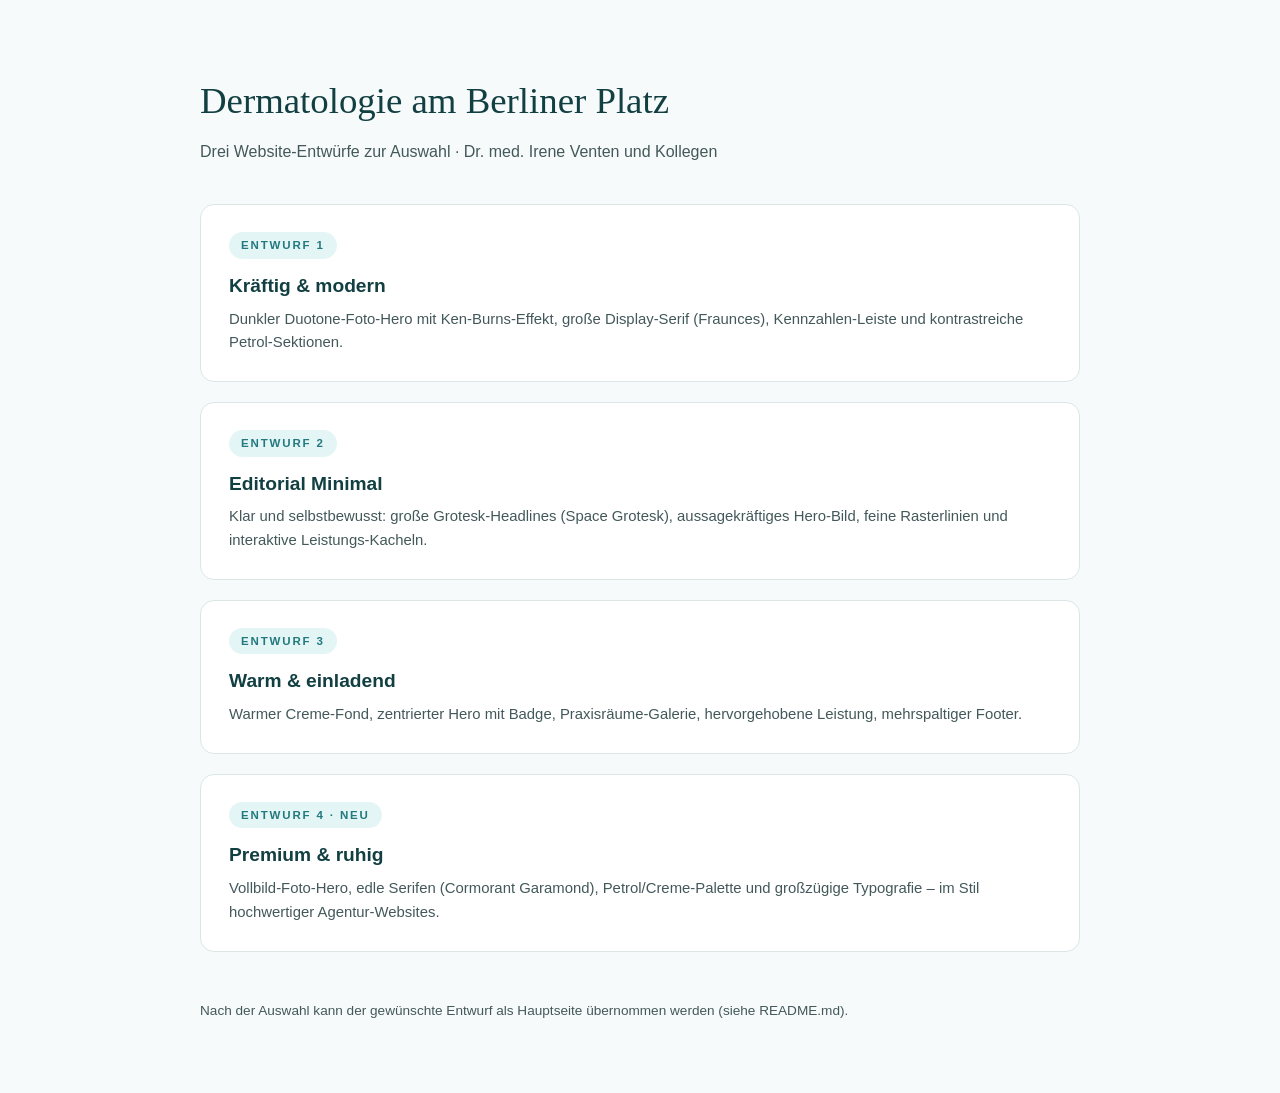
<file: index.html>
<!DOCTYPE html>
<html lang="de">
<head>
<meta charset="utf-8">
<meta name="viewport" content="width=device-width, initial-scale=1">
<title>Website-Entwürfe | Dermatologie am Berliner Platz – Dr. med. Irene Venten</title>
<meta name="robots" content="noindex">
<style>
  :root{--tuerkis:#38B6BC;--tief:#123f42;--ink:#1a2b2c;--soft:#43585a;--line:#dbe7e7}
  *{box-sizing:border-box;margin:0;padding:0}
  body{font-family:"Helvetica Neue",Helvetica,Arial,sans-serif;color:var(--ink);background:#f7fafa;line-height:1.6;padding:24px}
  a{color:#22797e}
  a:hover{color:var(--tuerkis)}
  .wrap{max-width:880px;margin:48px auto}
  h1{font-family:Georgia,serif;font-weight:500;font-size:clamp(1.6rem,4vw,2.3rem);color:var(--tief);margin-bottom:8px}
  .sub{color:var(--soft);margin-bottom:40px}
  .cards{display:grid;gap:20px}
  .card{display:block;background:#fff;border:1px solid var(--line);border-radius:14px;padding:26px 28px;text-decoration:none;color:var(--ink);transition:transform .2s,box-shadow .2s,border-color .2s}
  .card:hover{transform:translateY(-3px);box-shadow:0 14px 34px rgba(18,63,66,.1);border-color:var(--tuerkis)}
  .card .tag{display:inline-block;font-size:.72rem;letter-spacing:.16em;text-transform:uppercase;color:#22797e;background:#e4f5f6;border-radius:999px;padding:4px 12px;margin-bottom:12px;font-weight:600}
  .card h2{font-size:1.2rem;margin-bottom:6px;color:var(--tief)}
  .card p{font-size:.93rem;color:var(--soft)}
  footer{margin-top:48px;font-size:.85rem;color:var(--soft)}
  :focus-visible{outline:3px solid var(--tuerkis);outline-offset:2px;border-radius:4px}
</style>
</head>
<body>
<main class="wrap">
  <h1>Dermatologie am Berliner Platz</h1>
  <p class="sub">Drei Website-Entwürfe zur Auswahl · Dr. med. Irene Venten und Kollegen</p>
  <div class="cards">
    <a class="card" href="entwurf-1/index.html">
      <span class="tag">Entwurf 1</span>
      <h2>Kräftig &amp; modern</h2>
      <p>Dunkler Duotone-Foto-Hero mit Ken-Burns-Effekt, große Display-Serif (Fraunces), Kennzahlen-Leiste und kontrastreiche Petrol-Sektionen.</p>
    </a>
    <a class="card" href="entwurf-2/index.html">
      <span class="tag">Entwurf 2</span>
      <h2>Editorial Minimal</h2>
      <p>Klar und selbstbewusst: große Grotesk-Headlines (Space Grotesk), aussagekräftiges Hero-Bild, feine Rasterlinien und interaktive Leistungs-Kacheln.</p>
    </a>
    <a class="card" href="entwurf-3/index.html">
      <span class="tag">Entwurf 3</span>
      <h2>Warm &amp; einladend</h2>
      <p>Warmer Creme-Fond, zentrierter Hero mit Badge, Praxisräume-Galerie, hervorgehobene Leistung, mehrspaltiger Footer.</p>
    </a>
    <a class="card" href="entwurf-4/index.html">
      <span class="tag">Entwurf 4 · neu</span>
      <h2>Premium &amp; ruhig</h2>
      <p>Vollbild-Foto-Hero, edle Serifen (Cormorant Garamond), Petrol/Creme-Palette und großzügige Typografie – im Stil hochwertiger Agentur-Websites.</p>
    </a>
  </div>
  <footer>Nach der Auswahl kann der gewünschte Entwurf als Hauptseite übernommen werden (siehe README.md).</footer>
</main>
</body>
</html>
</file>
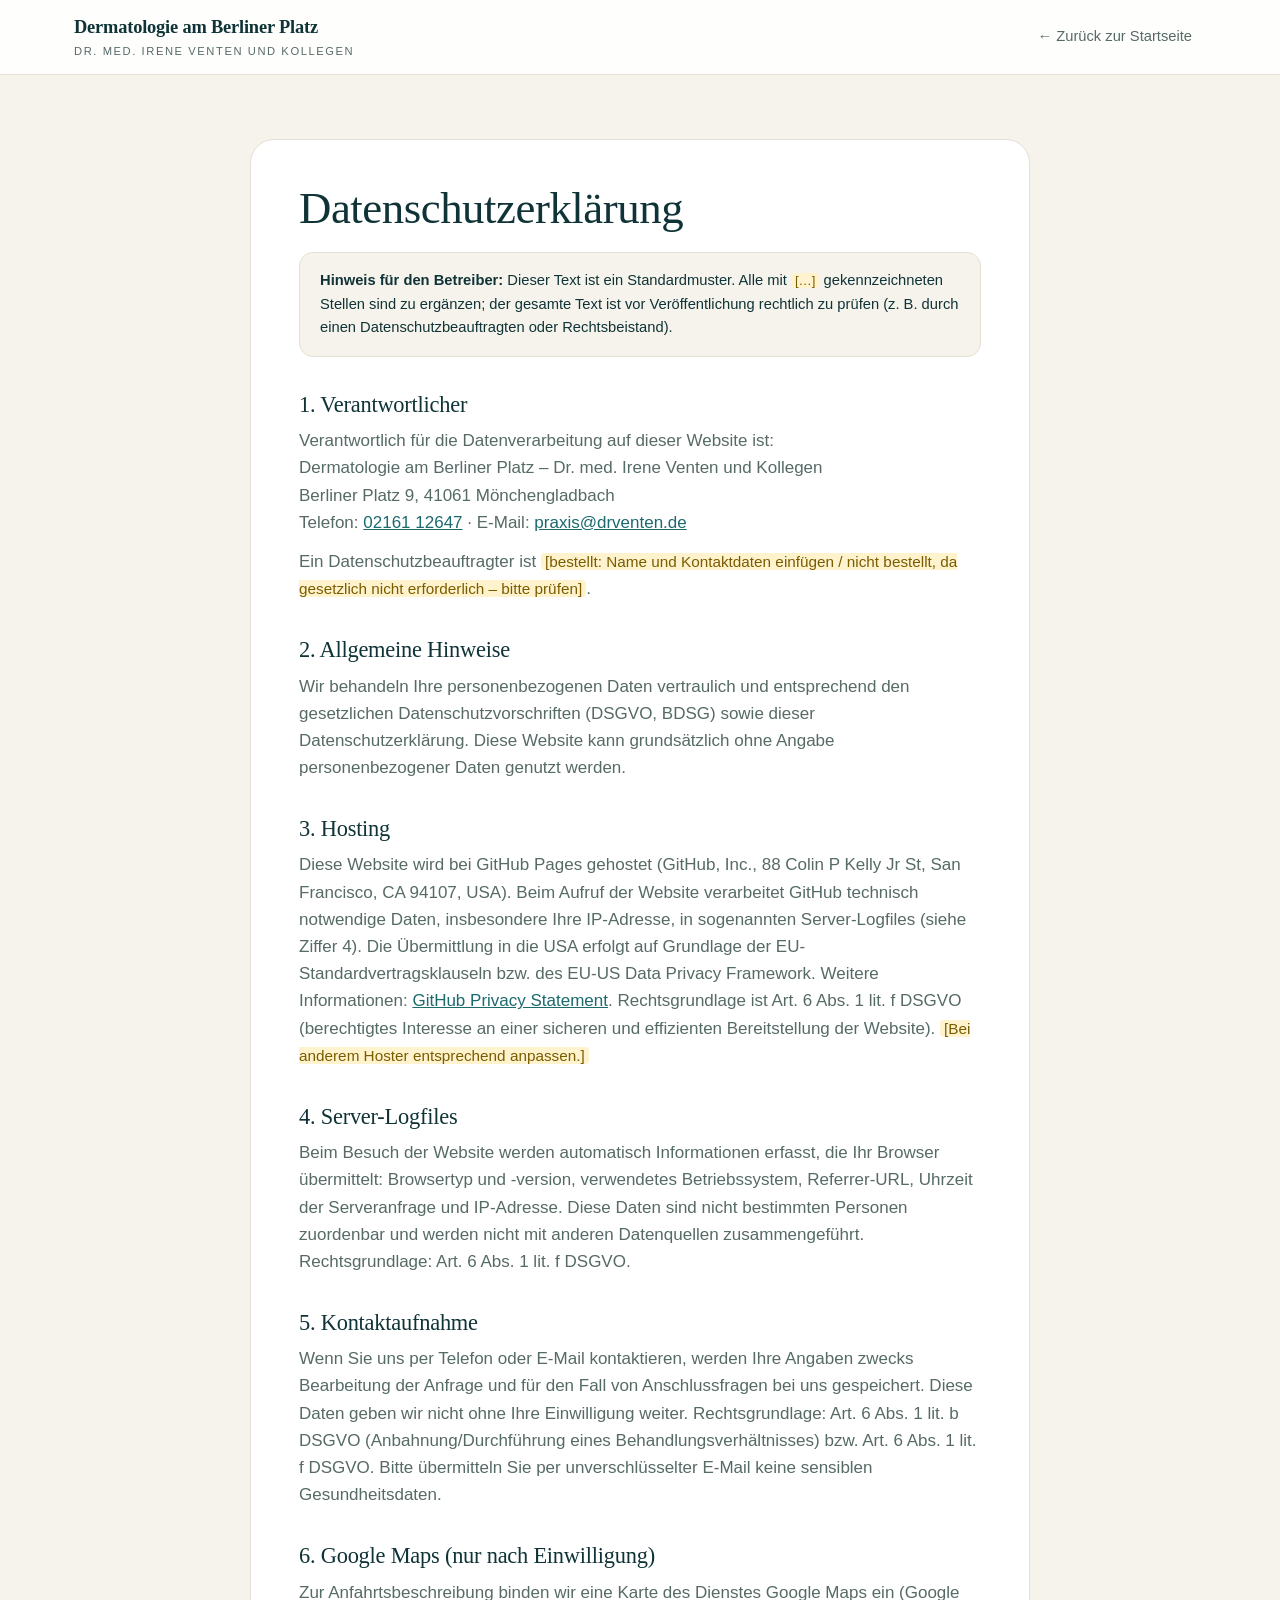
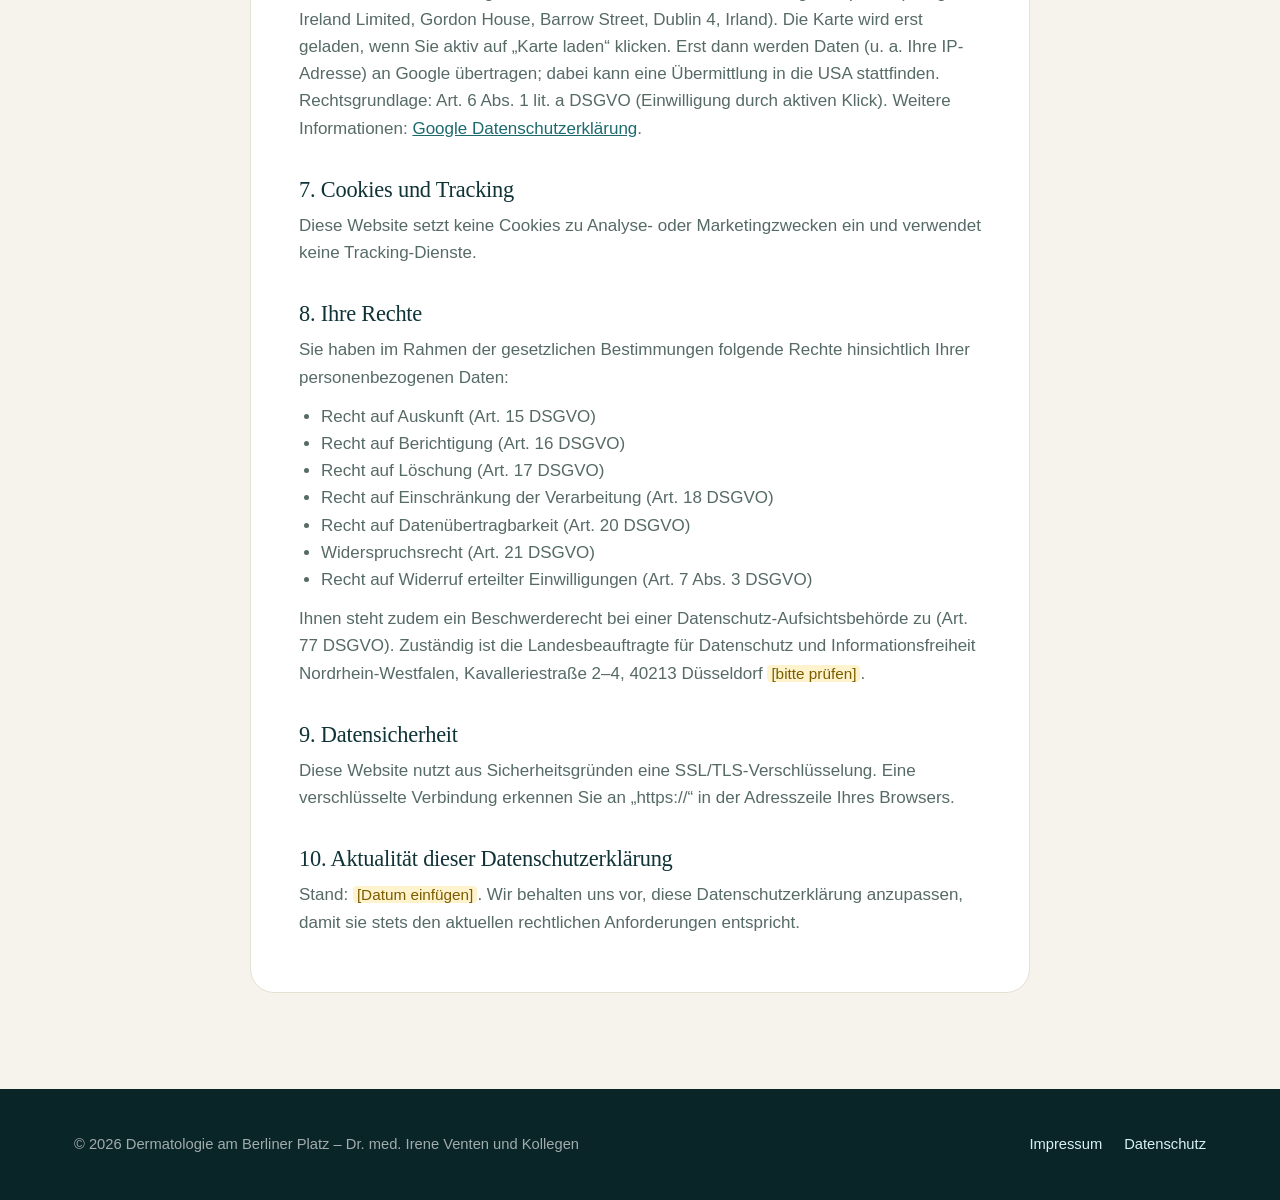
<file: entwurf-1/datenschutz.html>
<!DOCTYPE html>
<html lang="de">
<head>
<meta charset="utf-8">
<meta name="viewport" content="width=device-width, initial-scale=1">
<title>Datenschutzerklärung | Dermatologie am Berliner Platz – Dr. med. Irene Venten</title>
<meta name="robots" content="noindex">
<link rel="stylesheet" href="styles.css">
</head>
<body class="subpage">
<a class="skip-link" href="#main">Zum Inhalt springen</a>

<header class="site-header">
  <div class="container header-inner">
    <a class="brand" href="index.html">
      <strong>Dermatologie am Berliner Platz</strong>
      <span>Dr. med. Irene Venten und Kollegen</span>
    </a>
    <nav class="main-nav" aria-label="Hauptnavigation">
      <ul><li><a href="index.html">← Zurück zur Startseite</a></li></ul>
    </nav>
  </div>
</header>

<main id="main">
  <div class="container legal">
    <h1>Datenschutzerklärung</h1>

    <div class="check-hint"><strong>Hinweis für den Betreiber:</strong> Dieser Text ist ein Standardmuster. Alle mit <span class="placeholder">[…]</span> gekennzeichneten Stellen sind zu ergänzen; der gesamte Text ist vor Veröffentlichung rechtlich zu prüfen (z.&nbsp;B. durch einen Datenschutzbeauftragten oder Rechtsbeistand).</div>

    <h2>1. Verantwortlicher</h2>
    <p>
      Verantwortlich für die Datenverarbeitung auf dieser Website ist:<br>
      Dermatologie am Berliner Platz – Dr. med. Irene Venten und Kollegen<br>
      Berliner Platz 9, 41061 Mönchengladbach<br>
      Telefon: <a href="tel:+49216112647">02161 12647</a> · E-Mail: <a href="mailto:praxis@drventen.de">praxis@drventen.de</a>
    </p>
    <p>Ein Datenschutzbeauftragter ist <span class="placeholder">[bestellt: Name und Kontaktdaten einfügen / nicht bestellt, da gesetzlich nicht erforderlich – bitte prüfen]</span>.</p>

    <h2>2. Allgemeine Hinweise</h2>
    <p>Wir behandeln Ihre personenbezogenen Daten vertraulich und entsprechend den gesetzlichen Datenschutzvorschriften (DSGVO, BDSG) sowie dieser Datenschutzerklärung. Diese Website kann grundsätzlich ohne Angabe personenbezogener Daten genutzt werden.</p>

    <h2>3. Hosting</h2>
    <p>Diese Website wird bei GitHub Pages gehostet (GitHub, Inc., 88 Colin P Kelly Jr St, San Francisco, CA 94107, USA). Beim Aufruf der Website verarbeitet GitHub technisch notwendige Daten, insbesondere Ihre IP-Adresse, in sogenannten Server-Logfiles (siehe Ziffer 4). Die Übermittlung in die USA erfolgt auf Grundlage der EU-Standardvertragsklauseln bzw. des EU-US Data Privacy Framework. Weitere Informationen: <a href="https://docs.github.com/site-policy/privacy-policies/github-general-privacy-statement" rel="noopener">GitHub Privacy Statement</a>. Rechtsgrundlage ist Art. 6 Abs. 1 lit. f DSGVO (berechtigtes Interesse an einer sicheren und effizienten Bereitstellung der Website). <span class="placeholder">[Bei anderem Hoster entsprechend anpassen.]</span></p>

    <h2>4. Server-Logfiles</h2>
    <p>Beim Besuch der Website werden automatisch Informationen erfasst, die Ihr Browser übermittelt: Browsertyp und -version, verwendetes Betriebssystem, Referrer-URL, Uhrzeit der Serveranfrage und IP-Adresse. Diese Daten sind nicht bestimmten Personen zuordenbar und werden nicht mit anderen Datenquellen zusammengeführt. Rechtsgrundlage: Art. 6 Abs. 1 lit. f DSGVO.</p>

    <h2>5. Kontaktaufnahme</h2>
    <p>Wenn Sie uns per Telefon oder E-Mail kontaktieren, werden Ihre Angaben zwecks Bearbeitung der Anfrage und für den Fall von Anschlussfragen bei uns gespeichert. Diese Daten geben wir nicht ohne Ihre Einwilligung weiter. Rechtsgrundlage: Art. 6 Abs. 1 lit. b DSGVO (Anbahnung/Durchführung eines Behandlungsverhältnisses) bzw. Art. 6 Abs. 1 lit. f DSGVO. Bitte übermitteln Sie per unverschlüsselter E-Mail keine sensiblen Gesundheitsdaten.</p>

    <h2>6. Google Maps (nur nach Einwilligung)</h2>
    <p>Zur Anfahrtsbeschreibung binden wir eine Karte des Dienstes Google Maps ein (Google Ireland Limited, Gordon House, Barrow Street, Dublin 4, Irland). Die Karte wird erst geladen, wenn Sie aktiv auf „Karte laden“ klicken. Erst dann werden Daten (u.&nbsp;a. Ihre IP-Adresse) an Google übertragen; dabei kann eine Übermittlung in die USA stattfinden. Rechtsgrundlage: Art. 6 Abs. 1 lit. a DSGVO (Einwilligung durch aktiven Klick). Weitere Informationen: <a href="https://policies.google.com/privacy" rel="noopener">Google Datenschutzerklärung</a>.</p>

    <h2>7. Cookies und Tracking</h2>
    <p>Diese Website setzt keine Cookies zu Analyse- oder Marketingzwecken ein und verwendet keine Tracking-Dienste.</p>

    <h2>8. Ihre Rechte</h2>
    <p>Sie haben im Rahmen der gesetzlichen Bestimmungen folgende Rechte hinsichtlich Ihrer personenbezogenen Daten:</p>
    <ul>
      <li>Recht auf Auskunft (Art. 15 DSGVO)</li>
      <li>Recht auf Berichtigung (Art. 16 DSGVO)</li>
      <li>Recht auf Löschung (Art. 17 DSGVO)</li>
      <li>Recht auf Einschränkung der Verarbeitung (Art. 18 DSGVO)</li>
      <li>Recht auf Datenübertragbarkeit (Art. 20 DSGVO)</li>
      <li>Widerspruchsrecht (Art. 21 DSGVO)</li>
      <li>Recht auf Widerruf erteilter Einwilligungen (Art. 7 Abs. 3 DSGVO)</li>
    </ul>
    <p>Ihnen steht zudem ein Beschwerderecht bei einer Datenschutz-Aufsichtsbehörde zu (Art. 77 DSGVO). Zuständig ist die Landesbeauftragte für Datenschutz und Informationsfreiheit Nordrhein-Westfalen, Kavalleriestraße 2–4, 40213 Düsseldorf <span class="placeholder">[bitte prüfen]</span>.</p>

    <h2>9. Datensicherheit</h2>
    <p>Diese Website nutzt aus Sicherheitsgründen eine SSL/TLS-Verschlüsselung. Eine verschlüsselte Verbindung erkennen Sie an „https://“ in der Adresszeile Ihres Browsers.</p>

    <h2>10. Aktualität dieser Datenschutzerklärung</h2>
    <p>Stand: <span class="placeholder">[Datum einfügen]</span>. Wir behalten uns vor, diese Datenschutzerklärung anzupassen, damit sie stets den aktuellen rechtlichen Anforderungen entspricht.</p>
  </div>
</main>

<footer class="site-footer">
  <div class="container footer-inner">
    <p>© <span data-year>2026</span> Dermatologie am Berliner Platz – Dr. med. Irene Venten und Kollegen</p>
    <nav aria-label="Rechtliches">
      <a href="impressum.html">Impressum</a>
      <a href="datenschutz.html" aria-current="page">Datenschutz</a>
    </nav>
  </div>
</footer>

<script src="script.js"></script>
</body>
</html>
</file>
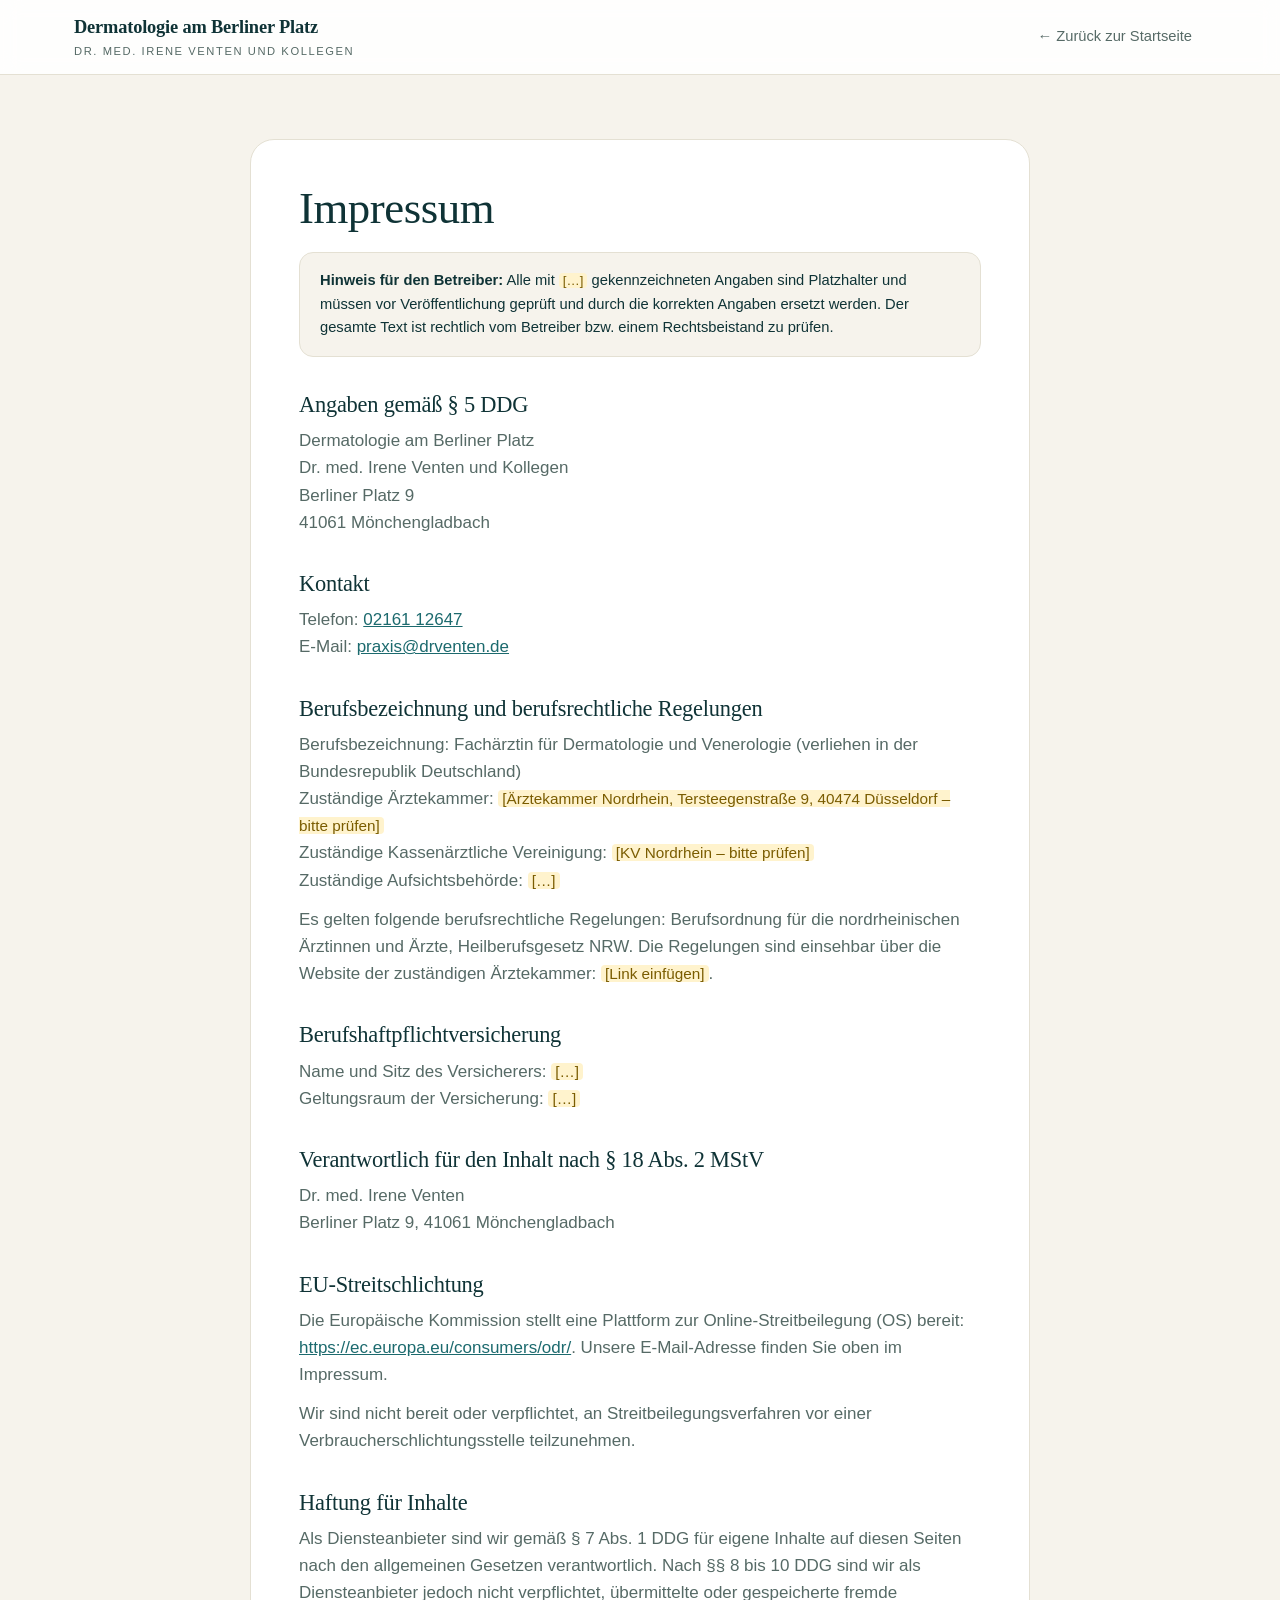
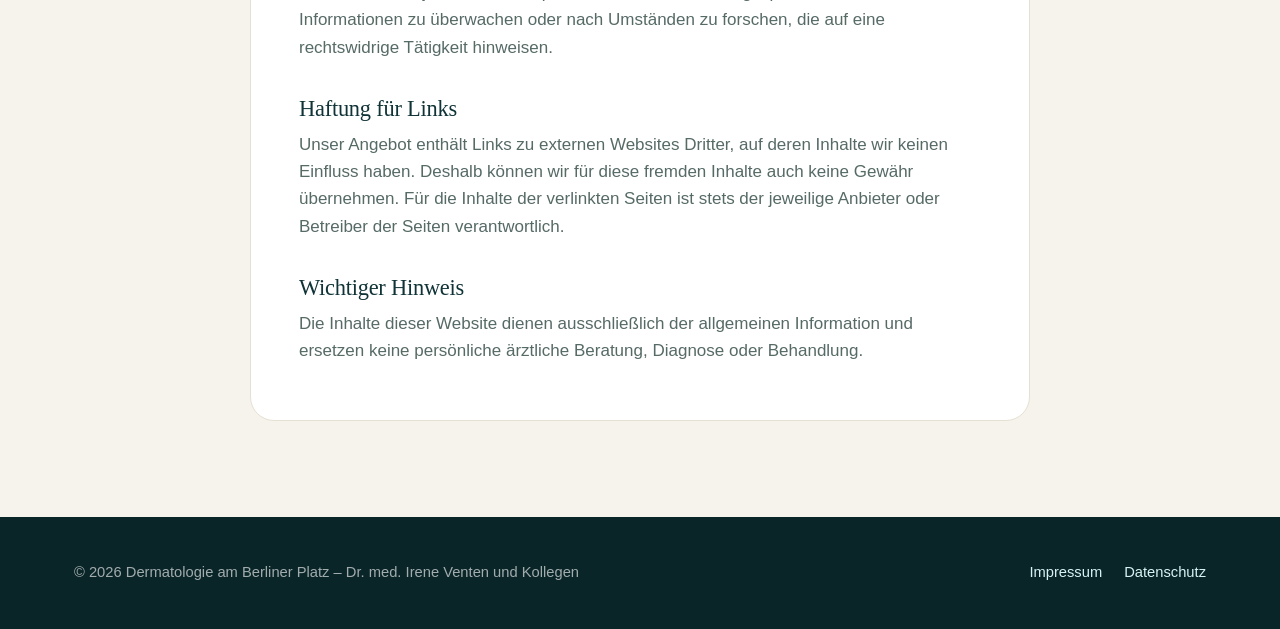
<file: entwurf-1/impressum.html>
<!DOCTYPE html>
<html lang="de">
<head>
<meta charset="utf-8">
<meta name="viewport" content="width=device-width, initial-scale=1">
<title>Impressum | Dermatologie am Berliner Platz – Dr. med. Irene Venten</title>
<meta name="robots" content="noindex">
<link rel="stylesheet" href="styles.css">
</head>
<body class="subpage">
<a class="skip-link" href="#main">Zum Inhalt springen</a>

<header class="site-header">
  <div class="container header-inner">
    <a class="brand" href="index.html">
      <strong>Dermatologie am Berliner Platz</strong>
      <span>Dr. med. Irene Venten und Kollegen</span>
    </a>
    <nav class="main-nav" aria-label="Hauptnavigation">
      <ul><li><a href="index.html">← Zurück zur Startseite</a></li></ul>
    </nav>
  </div>
</header>

<main id="main">
  <div class="container legal">
    <h1>Impressum</h1>

    <div class="check-hint"><strong>Hinweis für den Betreiber:</strong> Alle mit <span class="placeholder">[…]</span> gekennzeichneten Angaben sind Platzhalter und müssen vor Veröffentlichung geprüft und durch die korrekten Angaben ersetzt werden. Der gesamte Text ist rechtlich vom Betreiber bzw. einem Rechtsbeistand zu prüfen.</div>

    <h2>Angaben gemäß § 5 DDG</h2>
    <p>
      Dermatologie am Berliner Platz<br>
      Dr. med. Irene Venten und Kollegen<br>
      Berliner Platz 9<br>
      41061 Mönchengladbach
    </p>

    <h2>Kontakt</h2>
    <p>
      Telefon: <a href="tel:+49216112647">02161 12647</a><br>
      E-Mail: <a href="mailto:praxis@drventen.de">praxis@drventen.de</a>
    </p>

    <h2>Berufsbezeichnung und berufsrechtliche Regelungen</h2>
    <p>
      Berufsbezeichnung: Fachärztin für Dermatologie und Venerologie (verliehen in der Bundesrepublik Deutschland)<br>
      Zuständige Ärztekammer: <span class="placeholder">[Ärztekammer Nordrhein, Tersteegenstraße 9, 40474 Düsseldorf – bitte prüfen]</span><br>
      Zuständige Kassenärztliche Vereinigung: <span class="placeholder">[KV Nordrhein – bitte prüfen]</span><br>
      Zuständige Aufsichtsbehörde: <span class="placeholder">[…]</span>
    </p>
    <p>
      Es gelten folgende berufsrechtliche Regelungen: Berufsordnung für die nordrheinischen Ärztinnen und Ärzte, Heilberufsgesetz NRW. Die Regelungen sind einsehbar über die Website der zuständigen Ärztekammer: <span class="placeholder">[Link einfügen]</span>.
    </p>

    <h2>Berufshaftpflichtversicherung</h2>
    <p>
      Name und Sitz des Versicherers: <span class="placeholder">[…]</span><br>
      Geltungsraum der Versicherung: <span class="placeholder">[…]</span>
    </p>

    <h2>Verantwortlich für den Inhalt nach § 18 Abs. 2 MStV</h2>
    <p>
      Dr. med. Irene Venten<br>
      Berliner Platz 9, 41061 Mönchengladbach
    </p>

    <h2>EU-Streitschlichtung</h2>
    <p>Die Europäische Kommission stellt eine Plattform zur Online-Streitbeilegung (OS) bereit: <a href="https://ec.europa.eu/consumers/odr/" rel="noopener">https://ec.europa.eu/consumers/odr/</a>. Unsere E-Mail-Adresse finden Sie oben im Impressum.</p>
    <p>Wir sind nicht bereit oder verpflichtet, an Streitbeilegungsverfahren vor einer Verbraucherschlichtungsstelle teilzunehmen.</p>

    <h2>Haftung für Inhalte</h2>
    <p>Als Diensteanbieter sind wir gemäß § 7 Abs. 1 DDG für eigene Inhalte auf diesen Seiten nach den allgemeinen Gesetzen verantwortlich. Nach §§ 8 bis 10 DDG sind wir als Diensteanbieter jedoch nicht verpflichtet, übermittelte oder gespeicherte fremde Informationen zu überwachen oder nach Umständen zu forschen, die auf eine rechtswidrige Tätigkeit hinweisen.</p>

    <h2>Haftung für Links</h2>
    <p>Unser Angebot enthält Links zu externen Websites Dritter, auf deren Inhalte wir keinen Einfluss haben. Deshalb können wir für diese fremden Inhalte auch keine Gewähr übernehmen. Für die Inhalte der verlinkten Seiten ist stets der jeweilige Anbieter oder Betreiber der Seiten verantwortlich.</p>

    <h2>Wichtiger Hinweis</h2>
    <p>Die Inhalte dieser Website dienen ausschließlich der allgemeinen Information und ersetzen keine persönliche ärztliche Beratung, Diagnose oder Behandlung.</p>
  </div>
</main>

<footer class="site-footer">
  <div class="container footer-inner">
    <p>© <span data-year>2026</span> Dermatologie am Berliner Platz – Dr. med. Irene Venten und Kollegen</p>
    <nav aria-label="Rechtliches">
      <a href="impressum.html" aria-current="page">Impressum</a>
      <a href="datenschutz.html">Datenschutz</a>
    </nav>
  </div>
</footer>

<script src="script.js"></script>
</body>
</html>
</file>
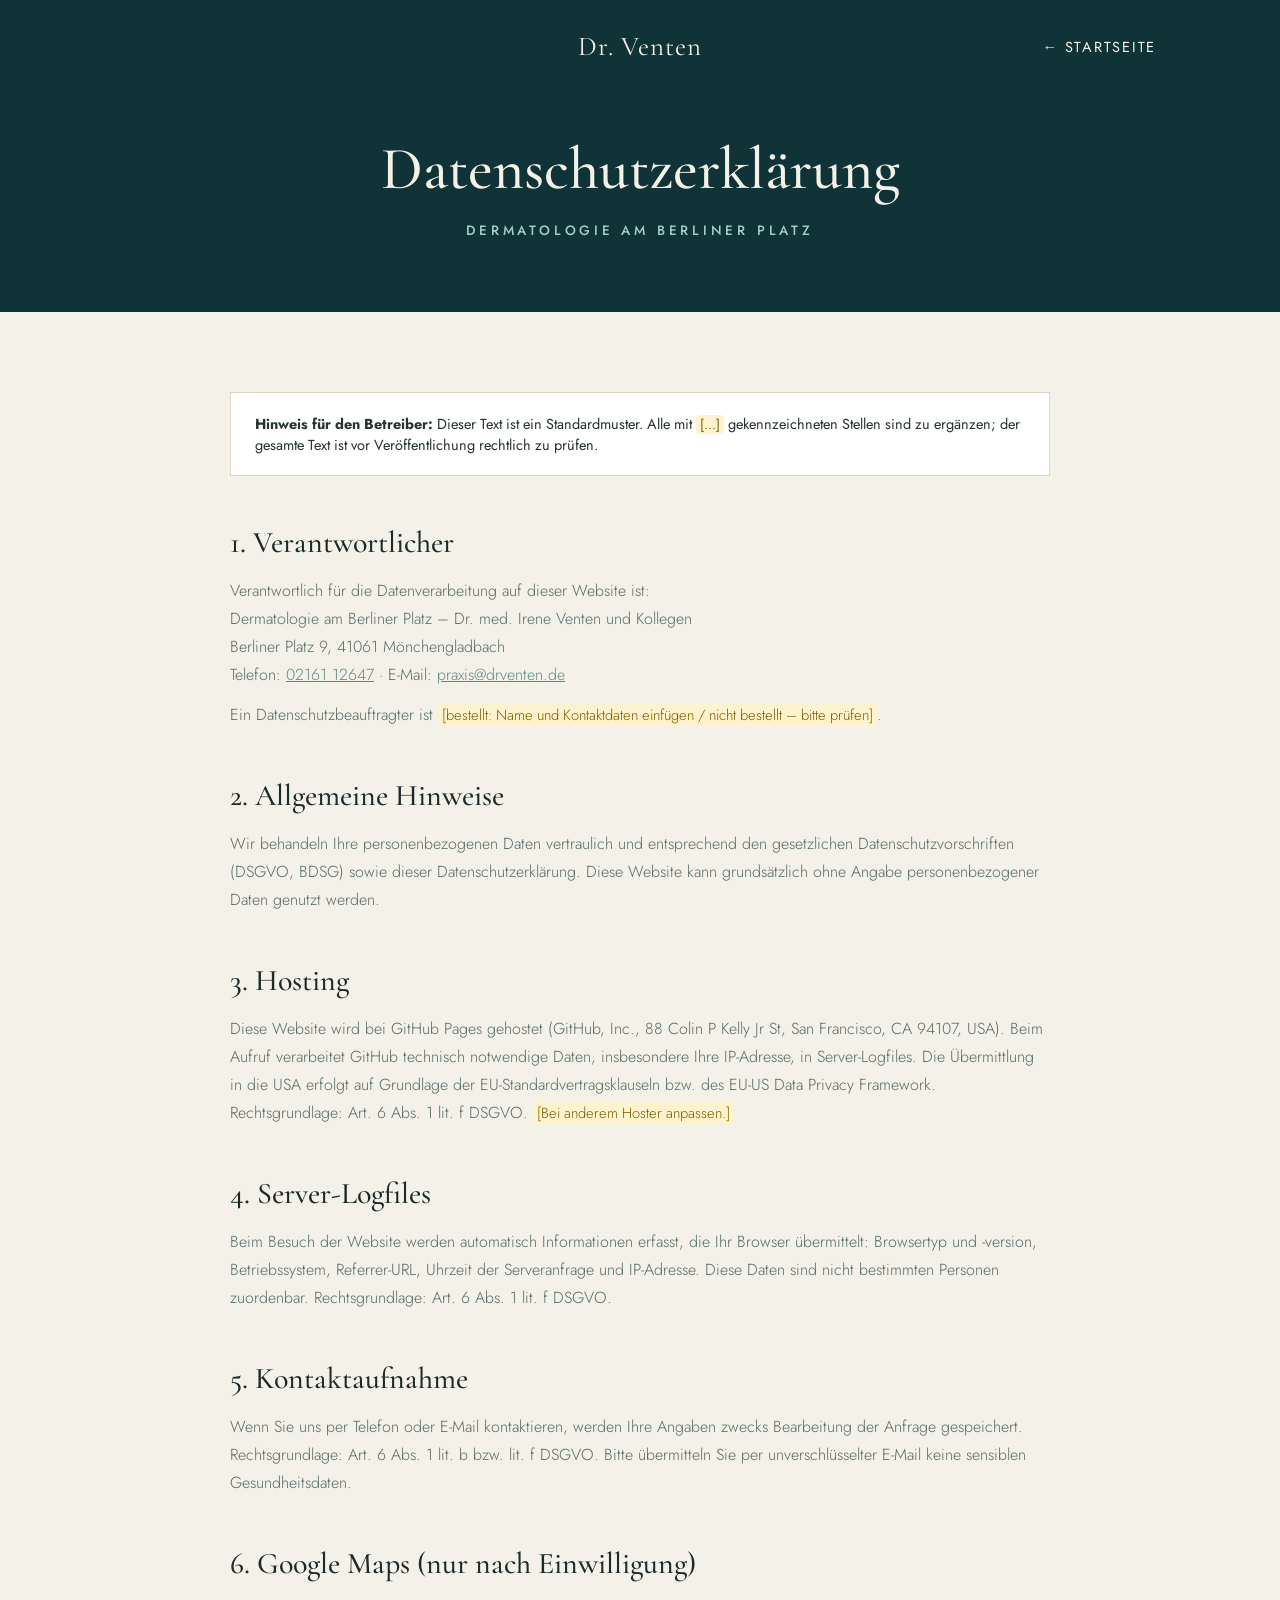
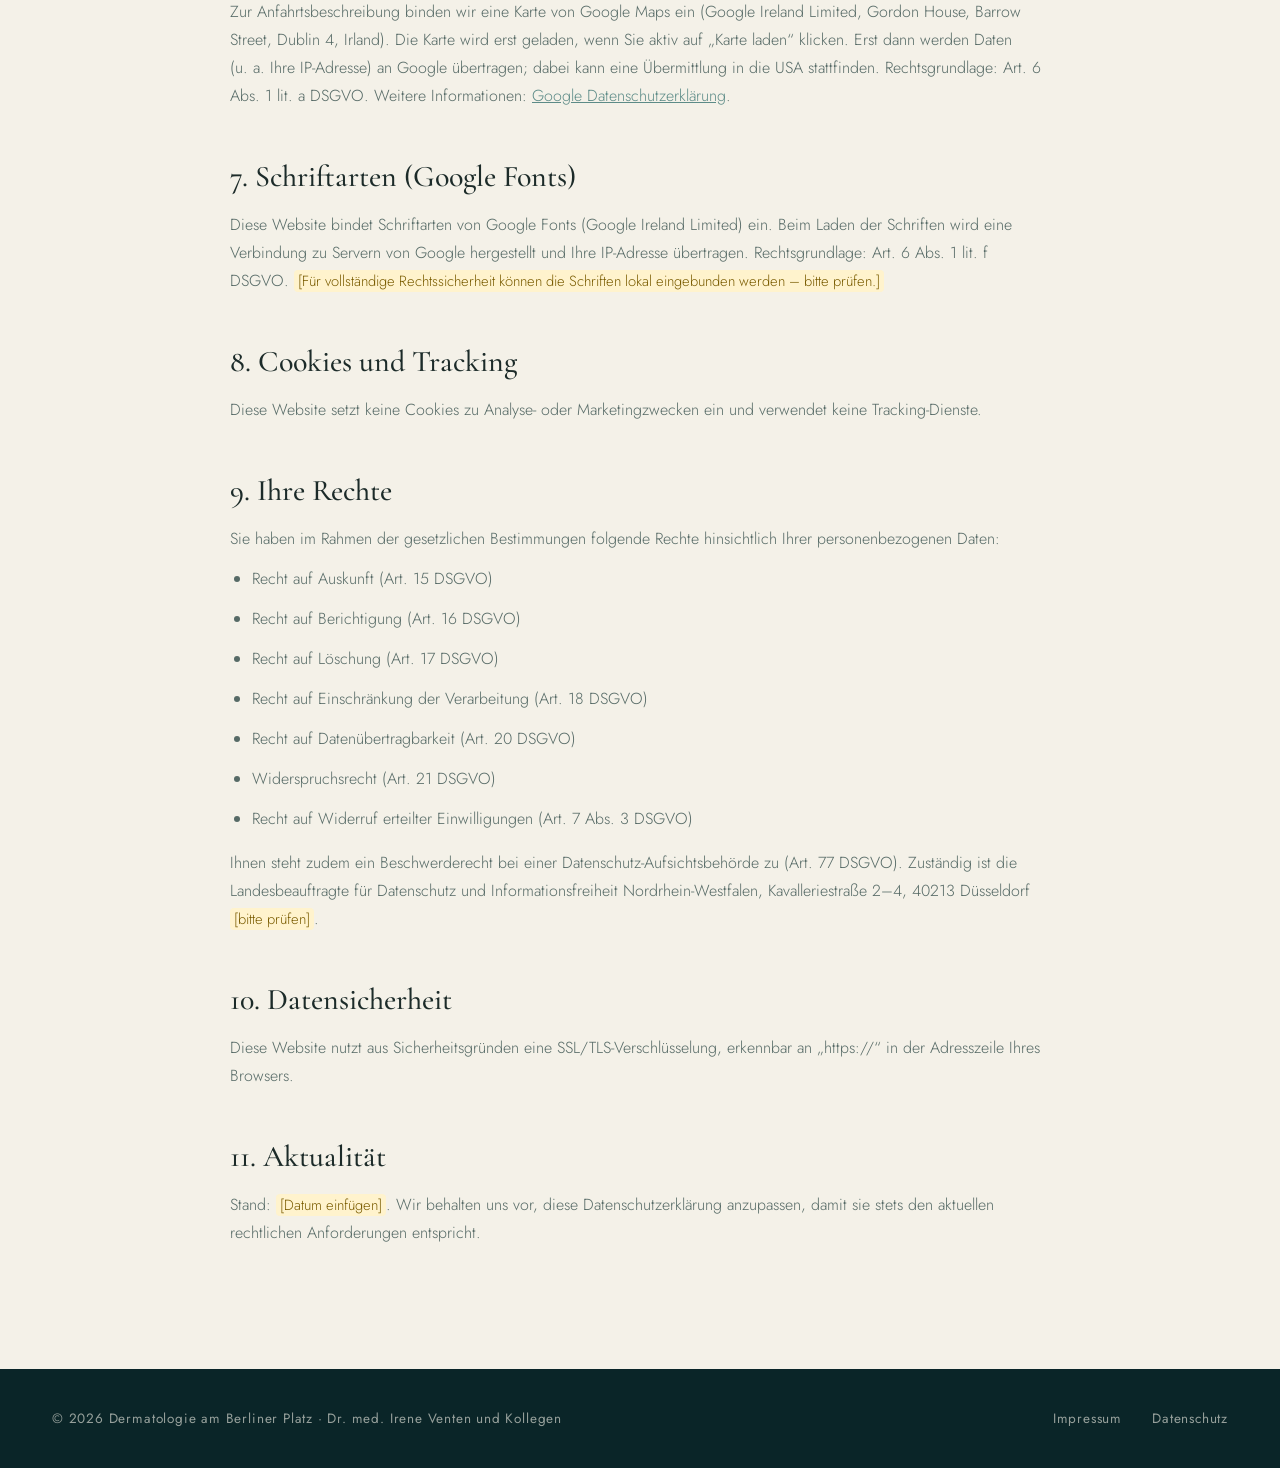
<file: entwurf-4/datenschutz.html>
<!DOCTYPE html>
<html lang="de">
<head>
<meta charset="UTF-8" />
<meta name="viewport" content="width=device-width, initial-scale=1.0" />
<title>Datenschutzerklärung – Dermatologie am Berliner Platz · Dr. med. Irene Venten</title>
<meta name="robots" content="noindex" />
<link rel="preconnect" href="https://fonts.googleapis.com" />
<link rel="preconnect" href="https://fonts.gstatic.com" crossorigin="anonymous" />
<link href="https://fonts.googleapis.com/css2?family=Cormorant+Garamond:ital,wght@0,400;0,500;0,600;1,500&family=Jost:wght@300;400;500;600&display=swap" rel="stylesheet" />
<link rel="stylesheet" href="styles.css" />
</head>
<body>

<div class="legal-header">
  <div class="container">
    <nav class="nav" aria-label="Hauptnavigation">
      <div class="nav-links"></div>
      <a class="nav-logo" href="index.html">Dr. Venten</a>
      <div class="nav-links right"><a href="index.html">← Startseite</a></div>
    </nav>
    <h1>Datenschutzerklärung</h1>
    <span class="label">Dermatologie am Berliner Platz</span>
  </div>
</div>

<main class="legal">
  <article>
    <div class="notice"><strong>Hinweis für den Betreiber:</strong> Dieser Text ist ein Standardmuster. Alle mit <span class="placeholder">[…]</span> gekennzeichneten Stellen sind zu ergänzen; der gesamte Text ist vor Veröffentlichung rechtlich zu prüfen.</div>

    <h2>1. Verantwortlicher</h2>
    <p>Verantwortlich für die Datenverarbeitung auf dieser Website ist:<br />
       Dermatologie am Berliner Platz – Dr. med. Irene Venten und Kollegen<br />
       Berliner Platz 9, 41061 Mönchengladbach<br />
       Telefon: <a href="tel:+49216112647">02161 12647</a> · E-Mail: <a href="mailto:praxis@drventen.de">praxis@drventen.de</a></p>
    <p>Ein Datenschutzbeauftragter ist <span class="placeholder">[bestellt: Name und Kontaktdaten einfügen / nicht bestellt – bitte prüfen]</span>.</p>

    <h2>2. Allgemeine Hinweise</h2>
    <p>Wir behandeln Ihre personenbezogenen Daten vertraulich und entsprechend den gesetzlichen Datenschutzvorschriften (DSGVO, BDSG) sowie dieser Datenschutzerklärung. Diese Website kann grundsätzlich ohne Angabe personenbezogener Daten genutzt werden.</p>

    <h2>3. Hosting</h2>
    <p>Diese Website wird bei GitHub Pages gehostet (GitHub, Inc., 88 Colin P Kelly Jr St, San Francisco, CA 94107, USA). Beim Aufruf verarbeitet GitHub technisch notwendige Daten, insbesondere Ihre IP-Adresse, in Server-Logfiles. Die Übermittlung in die USA erfolgt auf Grundlage der EU-Standardvertragsklauseln bzw. des EU-US Data Privacy Framework. Rechtsgrundlage: Art. 6 Abs. 1 lit. f DSGVO. <span class="placeholder">[Bei anderem Hoster anpassen.]</span></p>

    <h2>4. Server-Logfiles</h2>
    <p>Beim Besuch der Website werden automatisch Informationen erfasst, die Ihr Browser übermittelt: Browsertyp und -version, Betriebssystem, Referrer-URL, Uhrzeit der Serveranfrage und IP-Adresse. Diese Daten sind nicht bestimmten Personen zuordenbar. Rechtsgrundlage: Art. 6 Abs. 1 lit. f DSGVO.</p>

    <h2>5. Kontaktaufnahme</h2>
    <p>Wenn Sie uns per Telefon oder E-Mail kontaktieren, werden Ihre Angaben zwecks Bearbeitung der Anfrage gespeichert. Rechtsgrundlage: Art. 6 Abs. 1 lit. b bzw. lit. f DSGVO. Bitte übermitteln Sie per unverschlüsselter E-Mail keine sensiblen Gesundheitsdaten.</p>

    <h2>6. Google Maps (nur nach Einwilligung)</h2>
    <p>Zur Anfahrtsbeschreibung binden wir eine Karte von Google Maps ein (Google Ireland Limited, Gordon House, Barrow Street, Dublin 4, Irland). Die Karte wird erst geladen, wenn Sie aktiv auf „Karte laden“ klicken. Erst dann werden Daten (u.&nbsp;a. Ihre IP-Adresse) an Google übertragen; dabei kann eine Übermittlung in die USA stattfinden. Rechtsgrundlage: Art. 6 Abs. 1 lit. a DSGVO. Weitere Informationen: <a href="https://policies.google.com/privacy" rel="noopener">Google Datenschutzerklärung</a>.</p>

    <h2>7. Schriftarten (Google Fonts)</h2>
    <p>Diese Website bindet Schriftarten von Google Fonts (Google Ireland Limited) ein. Beim Laden der Schriften wird eine Verbindung zu Servern von Google hergestellt und Ihre IP-Adresse übertragen. Rechtsgrundlage: Art. 6 Abs. 1 lit. f DSGVO. <span class="placeholder">[Für vollständige Rechtssicherheit können die Schriften lokal eingebunden werden – bitte prüfen.]</span></p>

    <h2>8. Cookies und Tracking</h2>
    <p>Diese Website setzt keine Cookies zu Analyse- oder Marketingzwecken ein und verwendet keine Tracking-Dienste.</p>

    <h2>9. Ihre Rechte</h2>
    <p>Sie haben im Rahmen der gesetzlichen Bestimmungen folgende Rechte hinsichtlich Ihrer personenbezogenen Daten:</p>
    <ul>
      <li>Recht auf Auskunft (Art. 15 DSGVO)</li>
      <li>Recht auf Berichtigung (Art. 16 DSGVO)</li>
      <li>Recht auf Löschung (Art. 17 DSGVO)</li>
      <li>Recht auf Einschränkung der Verarbeitung (Art. 18 DSGVO)</li>
      <li>Recht auf Datenübertragbarkeit (Art. 20 DSGVO)</li>
      <li>Widerspruchsrecht (Art. 21 DSGVO)</li>
      <li>Recht auf Widerruf erteilter Einwilligungen (Art. 7 Abs. 3 DSGVO)</li>
    </ul>
    <p>Ihnen steht zudem ein Beschwerderecht bei einer Datenschutz-Aufsichtsbehörde zu (Art. 77 DSGVO). Zuständig ist die Landesbeauftragte für Datenschutz und Informationsfreiheit Nordrhein-Westfalen, Kavalleriestraße 2–4, 40213 Düsseldorf <span class="placeholder">[bitte prüfen]</span>.</p>

    <h2>10. Datensicherheit</h2>
    <p>Diese Website nutzt aus Sicherheitsgründen eine SSL/TLS-Verschlüsselung, erkennbar an „https://“ in der Adresszeile Ihres Browsers.</p>

    <h2>11. Aktualität</h2>
    <p>Stand: <span class="placeholder">[Datum einfügen]</span>. Wir behalten uns vor, diese Datenschutzerklärung anzupassen, damit sie stets den aktuellen rechtlichen Anforderungen entspricht.</p>
  </article>
</main>

<footer class="footer">
  <div class="container">
    <span>© <span data-year>2026</span> Dermatologie am Berliner Platz · Dr. med. Irene Venten und Kollegen</span>
    <div>
      <a href="impressum.html">Impressum</a>
      <a href="datenschutz.html">Datenschutz</a>
    </div>
  </div>
</footer>

<script src="script.js"></script>
</body>
</html>
</file>
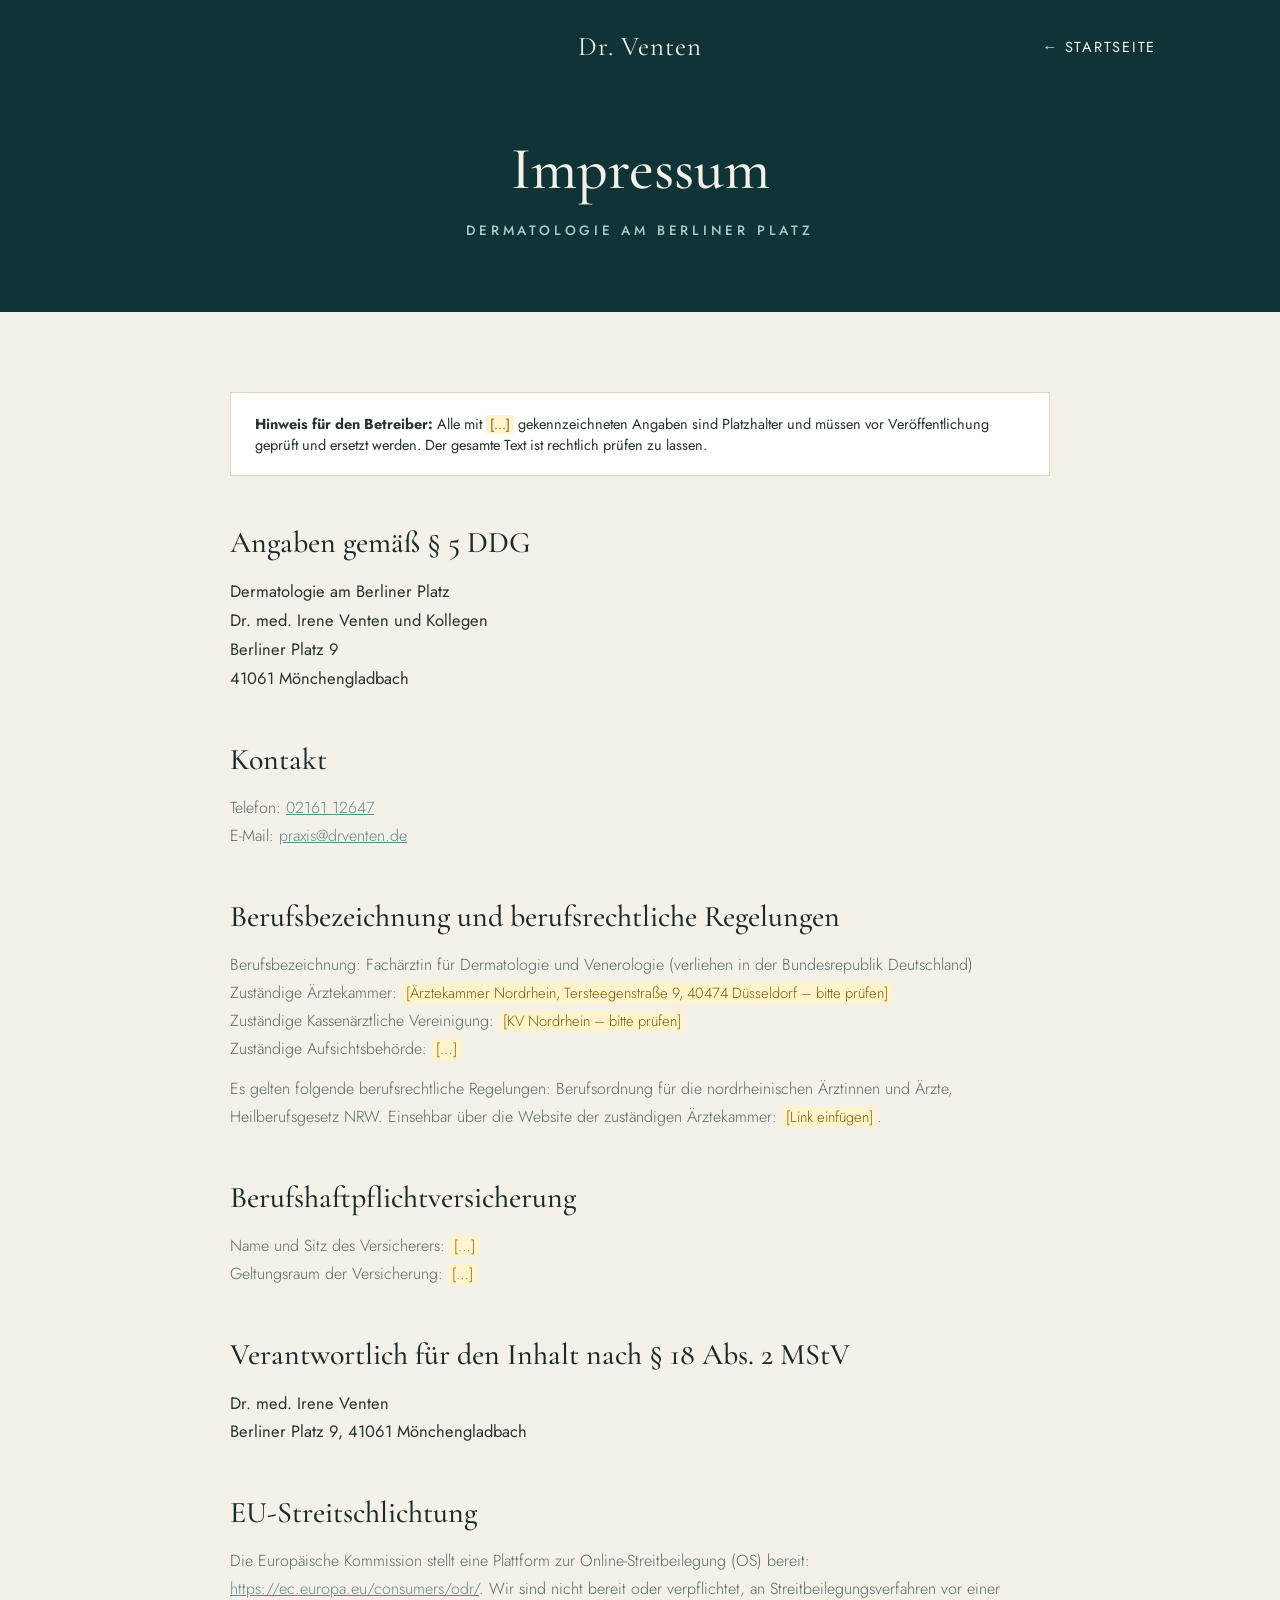
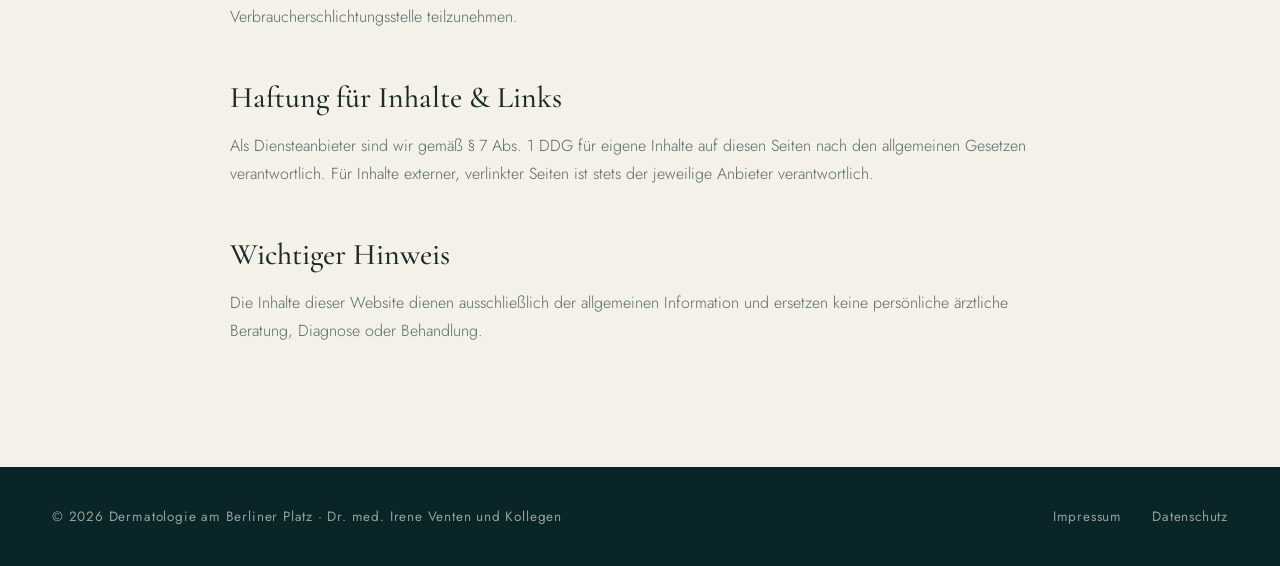
<file: entwurf-4/impressum.html>
<!DOCTYPE html>
<html lang="de">
<head>
<meta charset="UTF-8" />
<meta name="viewport" content="width=device-width, initial-scale=1.0" />
<title>Impressum – Dermatologie am Berliner Platz · Dr. med. Irene Venten</title>
<meta name="robots" content="noindex" />
<link rel="preconnect" href="https://fonts.googleapis.com" />
<link rel="preconnect" href="https://fonts.gstatic.com" crossorigin="anonymous" />
<link href="https://fonts.googleapis.com/css2?family=Cormorant+Garamond:ital,wght@0,400;0,500;0,600;1,500&family=Jost:wght@300;400;500;600&display=swap" rel="stylesheet" />
<link rel="stylesheet" href="styles.css" />
</head>
<body>

<div class="legal-header">
  <div class="container">
    <nav class="nav" aria-label="Hauptnavigation">
      <div class="nav-links"></div>
      <a class="nav-logo" href="index.html">Dr. Venten</a>
      <div class="nav-links right"><a href="index.html">← Startseite</a></div>
    </nav>
    <h1>Impressum</h1>
    <span class="label">Dermatologie am Berliner Platz</span>
  </div>
</div>

<main class="legal">
  <article>
    <div class="notice"><strong>Hinweis für den Betreiber:</strong> Alle mit <span class="placeholder">[…]</span> gekennzeichneten Angaben sind Platzhalter und müssen vor Veröffentlichung geprüft und ersetzt werden. Der gesamte Text ist rechtlich prüfen zu lassen.</div>

    <h2>Angaben gemäß § 5 DDG</h2>
    <address>
      Dermatologie am Berliner Platz<br />
      Dr. med. Irene Venten und Kollegen<br />
      Berliner Platz 9<br />
      41061 Mönchengladbach
    </address>

    <h2>Kontakt</h2>
    <p>Telefon: <a href="tel:+49216112647">02161 12647</a><br />
       E-Mail: <a href="mailto:praxis@drventen.de">praxis@drventen.de</a></p>

    <h2>Berufsbezeichnung und berufsrechtliche Regelungen</h2>
    <p>Berufsbezeichnung: Fachärztin für Dermatologie und Venerologie (verliehen in der Bundesrepublik Deutschland)<br />
       Zuständige Ärztekammer: <span class="placeholder">[Ärztekammer Nordrhein, Tersteegenstraße 9, 40474 Düsseldorf – bitte prüfen]</span><br />
       Zuständige Kassenärztliche Vereinigung: <span class="placeholder">[KV Nordrhein – bitte prüfen]</span><br />
       Zuständige Aufsichtsbehörde: <span class="placeholder">[…]</span></p>
    <p>Es gelten folgende berufsrechtliche Regelungen: Berufsordnung für die nordrheinischen Ärztinnen und Ärzte, Heilberufsgesetz NRW. Einsehbar über die Website der zuständigen Ärztekammer: <span class="placeholder">[Link einfügen]</span>.</p>

    <h2>Berufshaftpflichtversicherung</h2>
    <p>Name und Sitz des Versicherers: <span class="placeholder">[…]</span><br />
       Geltungsraum der Versicherung: <span class="placeholder">[…]</span></p>

    <h2>Verantwortlich für den Inhalt nach § 18 Abs. 2 MStV</h2>
    <address>Dr. med. Irene Venten<br />Berliner Platz 9, 41061 Mönchengladbach</address>

    <h2>EU-Streitschlichtung</h2>
    <p>Die Europäische Kommission stellt eine Plattform zur Online-Streitbeilegung (OS) bereit: <a href="https://ec.europa.eu/consumers/odr/" rel="noopener">https://ec.europa.eu/consumers/odr/</a>. Wir sind nicht bereit oder verpflichtet, an Streitbeilegungsverfahren vor einer Verbraucherschlichtungsstelle teilzunehmen.</p>

    <h2>Haftung für Inhalte &amp; Links</h2>
    <p>Als Diensteanbieter sind wir gemäß § 7 Abs. 1 DDG für eigene Inhalte auf diesen Seiten nach den allgemeinen Gesetzen verantwortlich. Für Inhalte externer, verlinkter Seiten ist stets der jeweilige Anbieter verantwortlich.</p>

    <h2>Wichtiger Hinweis</h2>
    <p>Die Inhalte dieser Website dienen ausschließlich der allgemeinen Information und ersetzen keine persönliche ärztliche Beratung, Diagnose oder Behandlung.</p>
  </article>
</main>

<footer class="footer">
  <div class="container">
    <span>© <span data-year>2026</span> Dermatologie am Berliner Platz · Dr. med. Irene Venten und Kollegen</span>
    <div>
      <a href="impressum.html">Impressum</a>
      <a href="datenschutz.html">Datenschutz</a>
    </div>
  </div>
</footer>

<script src="script.js"></script>
</body>
</html>
</file>
<file: entwurf-1/styles.css>
/* Entwurf 1 — Kräftig & modern · Dermatologie am Berliner Platz
   Duotone-Foto-Hero, Fraunces Display + Manrope */
:root{
  --tuerkis:#3fbfc4;
  --tuerkis-dunkel:#1c6a6e;
  --petrol:#0f3336;
  --petrol-2:#0a2528;
  --petrol-3:#12403f;
  --cream:#f6f3ec;
  --cream-2:#efeade;
  --ink:#1b2726;
  --ink-soft:#566a66;
  --weiss:#ffffff;
  --line:#e4e0d3;
  --serif:"Fraunces","Georgia",serif;
  --sans:"Manrope","Helvetica Neue",Arial,sans-serif;
  --ease:cubic-bezier(.22,.61,.18,1);
}
*{box-sizing:border-box;margin:0;padding:0}
html{scroll-behavior:smooth;scroll-padding-top:84px}
body{font-family:var(--sans);color:var(--ink);background:var(--weiss);line-height:1.6;font-size:17px;-webkit-font-smoothing:antialiased}
img{max-width:100%;display:block}
a{color:var(--tuerkis-dunkel)}
a:hover{color:var(--tuerkis)}
h1,h2,h3{font-family:var(--serif);font-weight:500;line-height:1.08;text-wrap:balance;letter-spacing:-.01em}
:focus-visible{outline:3px solid var(--tuerkis);outline-offset:2px;border-radius:2px}
.container{max-width:1180px;margin:0 auto;padding:0 24px}
.skip-link{position:absolute;left:-9999px;top:0;background:var(--petrol);color:#fff;padding:10px 16px;z-index:200}
.skip-link:focus{left:8px;top:8px;color:#fff}

/* Header */
.site-header{position:sticky;top:0;z-index:100;background:rgba(255,255,255,.9);backdrop-filter:blur(10px);border-bottom:1px solid var(--line)}
.header-inner{display:flex;align-items:center;justify-content:space-between;gap:16px;height:74px}
.brand{display:flex;flex-direction:column;text-decoration:none;color:var(--ink)}
.brand strong{font-family:var(--serif);font-weight:600;font-size:1.15rem;color:var(--petrol);letter-spacing:-.01em}
.brand span{font-size:.7rem;color:var(--ink-soft);letter-spacing:.14em;text-transform:uppercase}
.main-nav ul{display:flex;gap:6px;list-style:none}
.main-nav a{display:block;padding:9px 14px;text-decoration:none;color:var(--ink-soft);font-size:.92rem;font-weight:500;border-radius:999px;transition:background .3s var(--ease),color .3s var(--ease)}
.main-nav a:hover,.main-nav a:focus-visible{background:var(--cream);color:var(--petrol)}
.nav-toggle{display:none;background:none;border:1px solid var(--line);border-radius:10px;padding:9px 12px;cursor:pointer;color:var(--ink)}
.nav-toggle .bars{display:block;width:20px;height:2px;background:currentColor;position:relative}
.nav-toggle .bars::before,.nav-toggle .bars::after{content:"";position:absolute;left:0;width:20px;height:2px;background:currentColor}
.nav-toggle .bars::before{top:-6px}.nav-toggle .bars::after{top:6px}

/* Hero — Duotone-Foto, kräftig */
.hero{position:relative;overflow:hidden;background:var(--petrol);color:#fff;min-height:92vh;display:flex;align-items:center}
.hero-bg{position:absolute;inset:0;background:var(--petrol)}
.hero-bg img{position:absolute;inset:0;width:100%;height:100%;object-fit:cover;opacity:0;filter:saturate(1.02) contrast(1.02);transform:scale(1.14);transition:opacity 1.6s ease}
.hero-bg img.is-active{opacity:1;animation:heroZoom 7s linear forwards}
@keyframes heroZoom{from{transform:scale(1.06)}to{transform:scale(1.14)}}
.hero-overlay{position:absolute;inset:0;background:
  linear-gradient(100deg,rgba(9,34,37,.92) 0%,rgba(11,42,45,.8) 32%,rgba(11,42,45,.34) 62%,rgba(11,42,45,.05) 100%),
  linear-gradient(0deg,rgba(9,34,37,.5) 0%,rgba(9,34,37,0) 36%)}
.hero .container{position:relative;width:100%}
.hero-inner{display:block;padding-top:96px;padding-bottom:88px}
.hero-content{max-width:760px}
.hero-eyebrow{font-size:.8rem;letter-spacing:.24em;text-transform:uppercase;color:#8fd8db;margin-bottom:22px;font-weight:600}
.hero h1{font-size:clamp(2.6rem,6.2vw,4.6rem);margin-bottom:22px;color:#fff;font-weight:500}
.hero h1 em{font-style:italic;color:#7fdadd;font-weight:500}
.hero .claim{font-size:clamp(1.05rem,1.7vw,1.28rem);color:rgba(255,255,255,.82);max-width:56ch;margin-bottom:36px;font-weight:400}
.hero-actions{display:flex;flex-wrap:wrap;gap:14px}
.btn{display:inline-flex;align-items:center;gap:8px;padding:15px 30px;border-radius:999px;text-decoration:none;font-weight:600;font-size:.98rem;transition:transform .3s var(--ease),box-shadow .3s var(--ease),background .3s var(--ease),color .3s var(--ease),border-color .3s var(--ease);border:1.5px solid transparent}
.btn:hover{transform:translateY(-2px)}
.btn:active{transform:translateY(0) scale(.98)}
.btn-primary{background:var(--tuerkis);color:#08282a;box-shadow:0 10px 30px -8px rgba(63,191,196,.5)}
.btn-primary:hover{background:#54cace;color:#08282a;box-shadow:0 16px 40px -10px rgba(63,191,196,.6)}
.btn-ghost{border-color:rgba(255,255,255,.5);color:#fff}
.btn-ghost:hover{background:rgba(255,255,255,.1);border-color:#fff;color:#fff}

/* Hero-Kennzahlen */
.hero-stats{list-style:none;display:flex;flex-wrap:wrap;gap:14px;margin-top:44px;padding-top:32px;border-top:1px solid rgba(255,255,255,.16)}
.hero-stats li{display:flex;flex-direction:column;gap:2px;padding-right:34px;min-width:120px}
.hero-stats li:not(:last-child){border-right:1px solid rgba(255,255,255,.14)}
.hero-stats strong{font-family:var(--serif);font-weight:500;font-size:2rem;line-height:1.05;color:#fff}
.hero-stats span{font-size:.82rem;color:rgba(255,255,255,.66);letter-spacing:.02em}
.hero-dots{display:flex;gap:10px;margin-top:38px}
.hero-dots button{width:34px;height:4px;border-radius:999px;border:0;background:rgba(255,255,255,.28);cursor:pointer;padding:0;transition:background .3s var(--ease)}
.hero-dots button[aria-current="true"]{background:var(--tuerkis)}

/* Sektionen */
section{padding:104px 0}
.section-head{max-width:660px;margin-bottom:52px}
.section-head .kicker{color:var(--tuerkis-dunkel);font-size:.78rem;letter-spacing:.22em;text-transform:uppercase;font-weight:700;display:block;margin-bottom:14px}
.section-head h2{font-size:clamp(2rem,4vw,3rem)}
.section-head p{margin-top:16px;color:var(--ink-soft);font-size:1.08rem}

/* Über */
.about{background:var(--weiss)}
.values{display:grid;grid-template-columns:repeat(3,1fr);gap:24px;margin-top:8px}
.value-card{background:var(--cream);border:1px solid var(--line);border-radius:22px;padding:36px 32px;transition:transform .4s var(--ease),box-shadow .4s var(--ease)}
.value-card:hover{transform:translateY(-6px);box-shadow:0 26px 50px -24px rgba(15,51,54,.34)}
.value-card h3{font-size:1.4rem;margin-bottom:10px;color:var(--petrol)}
.value-card p{font-size:.97rem;color:var(--ink-soft)}
.value-mark{width:52px;height:52px;border-radius:16px;background:var(--petrol);color:#7fdadd;display:flex;align-items:center;justify-content:center;font-weight:500;font-family:var(--serif);font-size:1.5rem;margin-bottom:22px}

/* Leistungen */
.services{background:var(--petrol);color:#fff}
.services .section-head .kicker{color:#7fdadd}
.services .section-head h2{color:#fff}
.services .section-head p{color:rgba(255,255,255,.72)}
.service-grid{display:grid;grid-template-columns:repeat(4,1fr);gap:18px}
.service-card{background:rgba(255,255,255,.05);border-radius:20px;padding:30px 26px;border:1px solid rgba(255,255,255,.12);transition:transform .4s var(--ease),background .4s var(--ease),border-color .4s var(--ease)}
.service-card:hover{transform:translateY(-6px);background:rgba(255,255,255,.1);border-color:rgba(127,218,221,.5)}
.service-card .mono{width:50px;height:50px;border-radius:14px;background:rgba(127,218,221,.14);color:#7fdadd;display:flex;align-items:center;justify-content:center;font-family:var(--serif);font-weight:500;font-size:1.3rem;margin-bottom:20px}
.service-card h3{font-size:1.24rem;margin-bottom:8px;color:#fff}
.service-card p{font-size:.9rem;color:rgba(255,255,255,.68)}

/* Team */
.team{background:var(--cream)}
.team-grid{display:grid;grid-template-columns:360px 1fr;gap:60px;align-items:center}
.portrait{aspect-ratio:3/4;border-radius:24px;overflow:hidden;border:1px solid var(--line);background:var(--cream-2);box-shadow:0 40px 70px -40px rgba(15,51,54,.5)}
.portrait img{width:100%;height:100%;object-fit:cover;display:block}
.team-text h3{font-size:2rem;margin-bottom:6px;color:var(--petrol)}
.team-text .role{color:var(--tuerkis-dunkel);font-size:.82rem;letter-spacing:.16em;text-transform:uppercase;margin-bottom:22px;font-weight:700}
.team-text p{color:var(--ink-soft);margin-bottom:14px;font-size:1.03rem}

/* Sprechzeiten */
.hours{background:var(--petrol-2);color:#fff}
.hours .section-head .kicker{color:#7fdadd}
.hours .section-head h2{color:#fff}
.hours-grid{display:grid;grid-template-columns:1.1fr .9fr;gap:56px;align-items:start}
.hours table{width:100%;border-collapse:collapse}
.hours caption{text-align:left;font-family:var(--serif);font-size:1.3rem;margin-bottom:18px;color:#fff}
.hours th,.hours td{text-align:left;padding:17px 8px;border-bottom:1px solid rgba(255,255,255,.16);font-size:1.02rem}
.hours th{font-weight:600;color:#7fdadd;width:46%}
.notfall{background:rgba(255,255,255,.06);border:1px solid rgba(255,255,255,.16);border-radius:22px;padding:34px}
.notfall h3{color:#fff;font-size:1.35rem;margin-bottom:12px}
.notfall p{color:rgba(255,255,255,.74);font-size:.98rem;margin-bottom:14px}

/* Kontakt */
.contact{background:var(--weiss)}
.contact-grid{display:grid;grid-template-columns:.85fr 1.15fr;gap:56px;align-items:start}
.contact-list{list-style:none;display:grid;gap:8px;margin-top:8px}
.contact-list li{display:flex;gap:16px;align-items:flex-start;padding:18px 0;border-bottom:1px solid var(--line)}
.contact-list li:first-child{border-top:1px solid var(--line)}
.contact-list .dot{flex:none;width:12px;height:12px;border-radius:50%;background:var(--tuerkis);margin-top:8px}
.contact-list strong{display:block;font-size:.74rem;letter-spacing:.14em;text-transform:uppercase;color:var(--ink-soft);margin-bottom:4px;font-weight:700}
.contact-list a{font-size:1.2rem;text-decoration:none;font-weight:600;color:var(--petrol)}
.contact-list a:hover{color:var(--tuerkis-dunkel)}
.contact-list div{font-size:1.12rem;color:var(--petrol);font-weight:500}
.map-shell{position:relative;border-radius:24px;overflow:hidden;background:var(--cream);aspect-ratio:4/3;border:1px solid var(--line)}
.map-shell iframe{position:absolute;inset:0;width:100%;height:100%;border:0}
.map-consent{position:absolute;inset:0;display:flex;flex-direction:column;align-items:center;justify-content:center;gap:16px;text-align:center;padding:28px}
.map-consent p{font-size:.9rem;color:var(--ink-soft);max-width:400px}
.map-consent .btn-primary{background:var(--petrol);color:#fff;box-shadow:none}
.map-consent .btn-primary:hover{background:var(--petrol-3);color:#fff}

/* Footer */
.site-footer{background:var(--petrol-2);color:rgba(255,255,255,.62);padding:44px 0;font-size:.92rem}
.footer-inner{display:flex;flex-wrap:wrap;justify-content:space-between;align-items:center;gap:16px}
.footer-inner nav{display:flex;gap:22px}
.site-footer a{color:#d8f2f3;text-decoration:none}
.site-footer a:hover{text-decoration:underline;color:#fff}

/* Scroll-Reveal */
.reveal{opacity:0;transform:translateY(26px);transition:opacity .8s var(--ease),transform .8s var(--ease)}
.reveal.is-visible{opacity:1;transform:none}

/* Unterseiten */
.subpage{background:var(--cream)}
.subpage main{padding:64px 0 96px}
.subpage h1{font-size:clamp(2rem,4vw,2.8rem);margin-bottom:8px;color:var(--petrol)}
.subpage .legal{max-width:780px;background:#fff;border:1px solid var(--line);border-radius:24px;padding:44px 48px}
.legal h2{font-size:1.4rem;margin:36px 0 10px;color:var(--petrol)}
.legal h3{font-size:1.1rem;margin:24px 0 8px}
.legal p,.legal ul{margin-bottom:12px;color:var(--ink-soft)}
.legal ul{padding-left:22px}
.legal .check-hint{background:var(--cream);border:1px solid var(--line);border-radius:14px;padding:16px 20px;font-size:.92rem;color:var(--petrol);margin:20px 0}
.legal .placeholder{background:#fff3cd;border-radius:4px;padding:0 4px;font-size:.9em;color:#7a5c00}

@media (prefers-reduced-motion:reduce){
  html{scroll-behavior:auto}
  *{transition-duration:.01ms!important;animation:none!important}
  .reveal{opacity:1;transform:none}
  .hero-bg img.is-active{animation:none}
}

/* Responsiv */
@media (max-width:960px){
  .values,.service-grid{grid-template-columns:repeat(2,1fr)}
  .team-grid{grid-template-columns:1fr;gap:36px}
  .portrait{max-width:340px}
  .hours-grid,.contact-grid{grid-template-columns:1fr;gap:40px}
}
@media (max-width:640px){
  .container{padding:0 18px}
  .header-inner{height:auto;min-height:60px;padding-top:10px;padding-bottom:10px;gap:12px}
  .brand strong{font-size:.9rem;line-height:1.15;letter-spacing:0;white-space:nowrap}
  .brand span{font-size:.62rem;letter-spacing:.1em;margin-top:2px}
  .nav-toggle{display:block;flex:none}
  .main-nav{display:block;position:absolute;top:100%;left:0;right:0;background:#fff;border-bottom:1px solid var(--line);padding:0 18px;overflow:hidden;max-height:0;opacity:0;transition:max-height .4s var(--ease),opacity .3s var(--ease),padding .4s var(--ease)}
  .main-nav.is-open{max-height:420px;opacity:1;padding:10px 18px 18px}
  .main-nav ul{flex-direction:column;gap:4px}
  section{padding:72px 0}
  /* Hero: Vollbild wie Entwurf 4 – Content vertikal zentriert */
  .hero{min-height:100vh;min-height:100dvh;display:flex;flex-direction:column;justify-content:center}
  .hero-bg img{transform:scale(1)!important;animation:none!important;filter:saturate(1.02) contrast(1.04)}
  .hero-overlay{background:
    radial-gradient(140% 100% at 50% 25%, transparent 20%, rgba(9,34,37,.55) 100%),
    linear-gradient(180deg,rgba(9,34,37,.55) 0%,rgba(9,34,37,.38) 45%,rgba(9,34,37,.82) 100%)}
  .hero-inner{padding-top:36px;padding-bottom:36px}
  .hero-content{max-width:none;text-align:center}
  .hero-eyebrow{margin-bottom:16px}
  .hero h1{font-size:clamp(2rem,10vw,2.4rem);margin-bottom:16px}
  .hero .claim{font-size:1rem;margin:0 auto 26px;max-width:32ch}
  .hero-actions{gap:10px;justify-content:center}
  .btn{padding:13px 22px;font-size:.92rem}
  .hero-dots{justify-content:center}
  .values,.service-grid{grid-template-columns:1fr}
  .hero-stats{margin-top:28px;padding-top:22px;gap:10px}
  .hero-stats li{padding-right:18px;min-width:auto;flex:1}
  .hero-stats li:not(:last-child){border-right:1px solid rgba(255,255,255,.14)}
  .hero-stats strong{font-size:1.4rem}
  .hero-stats span{font-size:.72rem}
  .subpage .legal{padding:28px 22px}
}
@media (max-width:400px){
  .brand span{display:none}
}
</file>
<file: entwurf-4/styles.css>
/* Entwurf 4 — Premium & ruhig · Dermatologie am Berliner Platz
   Stil nach Editorial-Luxury: Cormorant Garamond + Jost, Petrol/Creme/Seafoam */
:root {
  --cream: #f4f1e8;
  --cream-soft: rgba(244,241,232,0.85);
  --pine: #0f3336;          /* tiefes Petrol (Türkis-Familie der Praxis) */
  --pine-deep: #0a2528;
  --ink: #26332f;
  --heading: #1c2b29;
  --body: #566a66;
  --sage: #6ba6a2;          /* gedecktes Seafoam-Türkis */
  --sage-light: #a6d0cc;
  --label: #5c8b87;
  --line: #ddd6c2;
}
* { box-sizing: border-box; margin: 0; }
html { scroll-behavior: smooth; }
body { font-family: 'Jost', sans-serif; color: var(--ink); background: var(--cream); -webkit-font-smoothing: antialiased; }
h1, h2, h3 { font-family: 'Cormorant Garamond', serif; font-weight: 500; }
a { color: inherit; text-decoration: none; }
img { max-width: 100%; }
.container { max-width: 1240px; margin: 0 auto; padding: 0 32px; }
section { scroll-margin-top: 84px; }
.label { font-size: 13.5px; letter-spacing: 0.28em; text-transform: uppercase; font-weight: 500; }
.skip-link { position: absolute; left: -9999px; top: 0; background: var(--pine); color: var(--cream); padding: 12px 18px; z-index: 100; }
.skip-link:focus { left: 12px; top: 12px; }
:focus-visible { outline: 2px solid var(--sage); outline-offset: 3px; }

/* Hero + Nav */
.hero {
  position: relative; min-height: 100vh; min-height: 100dvh;
  background-color: var(--pine);
  background-image:
    linear-gradient(180deg, rgba(10,37,40,0.30) 0%, rgba(10,37,40,0.42) 55%, rgba(10,37,40,0.62) 100%),
    url('https://images.unsplash.com/photo-1631248055158-edec7a3c072b?auto=format&fit=crop&w=2000&q=80');
  background-size: cover; background-position: center;
  display: flex; flex-direction: column;
}
.hero-scrim { position: absolute; inset: 0; background: radial-gradient(120% 80% at 50% 20%, transparent 40%, rgba(10,37,40,0.45) 100%); }
.site-header { position: fixed; top: 0; left: 0; right: 0; z-index: 50; transition: background .4s ease, box-shadow .4s ease; }
.site-header.scrolled, .site-header.nav-solid { background: rgba(15,51,54,0.92); backdrop-filter: blur(10px); -webkit-backdrop-filter: blur(10px); box-shadow: 0 1px 0 rgba(244,241,232,0.08), 0 16px 40px -28px rgba(0,0,0,.85); }
.nav { position: relative; z-index: 2; display: grid; grid-template-columns: 1fr auto 1fr; align-items: center; padding: 30px 72px; color: var(--cream); gap: 16px; transition: padding .4s ease; }
.site-header.scrolled .nav { padding-top: 16px; padding-bottom: 16px; }
.burger { display: none; width: 46px; height: 46px; border: 0; background: transparent; cursor: pointer; padding: 11px; justify-self: end; }
.burger span { display: block; height: 2px; background: var(--cream); border-radius: 2px; transition: transform .3s, opacity .3s; }
.burger span + span { margin-top: 6px; }
.burger[aria-expanded="true"] span:nth-child(1) { transform: translateY(8px) rotate(45deg); }
.burger[aria-expanded="true"] span:nth-child(2) { opacity: 0; }
.burger[aria-expanded="true"] span:nth-child(3) { transform: translateY(-8px) rotate(-45deg); }
.mobile-menu { display: flex; flex-direction: column; background: rgba(15,51,54,0.72); backdrop-filter: blur(16px) saturate(1.1); -webkit-backdrop-filter: blur(16px) saturate(1.1); padding: 0; border-top: 1px solid rgba(244,241,232,0); box-shadow: 0 22px 44px -26px rgba(0,0,0,0); max-height: 0; overflow: hidden; opacity: 0; transition: max-height .45s cubic-bezier(.22,.61,.18,1), opacity .3s ease, padding .4s ease, border-color .3s ease, box-shadow .4s ease; }
.mobile-menu.open { max-height: 420px; opacity: 1; padding: 6px 0; border-top-color: rgba(244,241,232,0.14); box-shadow: 0 22px 44px -26px rgba(0,0,0,.85); }
.mobile-menu a { transform: translateY(-8px); transition: transform .4s cubic-bezier(.22,.61,.18,1), background .2s ease, color .2s ease; }
.mobile-menu.open a { transform: translateY(0); }
.mobile-menu a { padding: 15px 28px; font-size: 14.5px; letter-spacing: 0.12em; text-transform: uppercase; color: var(--cream); }
.mobile-menu a:hover { background: rgba(244,241,232,0.08); color: var(--sage-light); }
.nav-links { display: flex; gap: 36px; font-size: 14.5px; letter-spacing: 0.12em; text-transform: uppercase; }
.nav-links a { transition: color .25s ease; }
.nav-links a:hover { color: var(--sage-light); }
.nav-links.right { justify-content: flex-end; }
.nav-logo { text-align: center; font-family: 'Cormorant Garamond', serif; font-size: 27px; letter-spacing: 0.04em; padding: 0 48px; }
.hero-inner { position: relative; z-index: 1; flex: 1; display: flex; flex-direction: column; align-items: center; justify-content: center; text-align: center; color: var(--cream); padding: 64px 24px 96px; }
.hero .label { color: var(--sage-light); margin-bottom: 26px; }
.hero h1 { font-size: clamp(46px, 6vw, 82px); line-height: 1.06; max-width: 960px; text-wrap: balance; font-weight: 500; }
.hero h1 em { font-style: italic; color: var(--sage-light); }
.hero p { font-size: 19px; line-height: 1.65; max-width: 580px; margin-top: 26px; color: var(--cream-soft); font-weight: 300; }
.rule { width: 64px; height: 1px; background: var(--sage-light); margin: 34px auto 0; }
.hero-ctas { display: flex; gap: 18px; margin-top: 38px; flex-wrap: wrap; justify-content: center; }
.btn { display: inline-block; padding: 17px 34px; font-size: 14.5px; letter-spacing: 0.14em; text-transform: uppercase; font-weight: 500; transition: background .3s ease, border-color .3s ease, transform .3s ease, color .3s ease; }
.btn:active { transform: scale(0.98); }
.btn.solid { background: var(--cream); color: var(--pine); }
.btn.solid:hover { background: #fff; }
.btn.outline { border: 1px solid rgba(244,241,232,0.55); color: var(--cream); }
.btn.outline:hover { border-color: var(--cream); background: rgba(244,241,232,0.08); }

/* Sections */
.section { padding: 120px 0; }
.sec-head { text-align: center; margin-bottom: 72px; }
.sec-head .label { color: var(--label); display: block; margin-bottom: 18px; }
.sec-head h2 { font-size: clamp(38px, 4.4vw, 56px); color: var(--heading); line-height: 1.1; }

/* Leistungen */
.services { max-width: 1080px; margin: 0 auto; columns: 2; column-gap: 90px; }
.service { break-inside: avoid; display: flex; gap: 26px; padding: 32px 0; border-bottom: 1px solid var(--line); }
.service:first-child { padding-top: 0; }
.service .num { font-family: 'Cormorant Garamond', serif; font-size: 32px; color: var(--sage); line-height: 1; flex: none; width: 46px; }
.service h3 { font-size: 27px; color: var(--heading); margin-bottom: 8px; line-height: 1.15; }
.service h3 em { font-style: italic; font-size: 16px; color: var(--sage); letter-spacing: 0.04em; display: inline-block; margin-left: 6px; }
.service p { font-size: 15.5px; line-height: 1.68; color: var(--body); font-weight: 300; }

/* Statement */
.statement { background: var(--pine); color: var(--cream); text-align: center; padding: 130px 24px; }
.statement .label { color: var(--sage-light); display: block; margin-bottom: 26px; }
.statement h2 { font-size: clamp(32px, 3.8vw, 50px); line-height: 1.32; max-width: 1000px; margin: 0 auto; text-wrap: balance; font-weight: 500; }
.statement h2 em { color: var(--sage-light); font-style: italic; }
.statement p { margin-top: 30px; font-size: 17px; color: rgba(244,241,232,0.78); font-weight: 300; line-height: 1.75; max-width: 680px; margin-left: auto; margin-right: auto; }

/* Team */
.team { display: grid; grid-template-columns: repeat(3, 1fr); gap: 56px; max-width: 1150px; margin: 0 auto; }
.member { text-align: center; }
.member .frame { padding: 12px; border: 1px solid var(--line); background: #fff; margin-bottom: 24px; box-shadow: 0 30px 60px -40px rgba(15,51,54,0.5); }
.member img { width: 100%; height: 380px; object-fit: cover; display: block; filter: saturate(0.9); }
.member h3 { font-size: 28px; color: var(--heading); margin-bottom: 6px; }
.member span { font-size: 13px; letter-spacing: 0.2em; text-transform: uppercase; color: var(--label); }

/* Sprechzeiten */
.hours { background: var(--pine); color: var(--cream); }
.hours-grid { display: grid; grid-template-columns: 1fr 1fr; gap: 110px; max-width: 1150px; margin: 0 auto; align-items: start; }
.hours h2 { font-size: clamp(34px, 3.8vw, 50px); margin-bottom: 18px; color: var(--cream); }
.hours .label { color: var(--sage-light); display: block; margin-bottom: 18px; }
.hours-note { font-size: 16px; line-height: 1.7; color: rgba(244,241,232,0.74); font-weight: 300; margin-bottom: 36px; }
.day { display: flex; justify-content: space-between; padding: 19px 0; border-bottom: 1px solid rgba(244,241,232,0.18); font-size: 17px; gap: 16px; }
.day b { font-weight: 500; }
.day span { color: var(--sage-light); font-weight: 300; text-align: right; }
.emergency { border: 1px solid rgba(244,241,232,0.25); padding: 38px; text-align: center; }
.emergency .label { color: var(--sage-light); display: block; margin-bottom: 16px; }
.emergency p { font-size: 15.5px; color: rgba(244,241,232,0.74); font-weight: 300; line-height: 1.65; margin-bottom: 20px; }
.emergency .big { font-family: 'Cormorant Garamond', serif; font-size: 42px; color: var(--cream); transition: color .25s ease; }
.emergency .big:hover { color: var(--sage-light); }

/* Kontakt */
.contact { text-align: center; }
.contact h2 { font-size: clamp(38px, 4.4vw, 56px); color: var(--heading); margin-bottom: 20px; }
.contact .intro { font-size: 17px; color: var(--body); font-weight: 300; max-width: 540px; margin: 0 auto 56px; line-height: 1.7; }
.contact-cols { display: grid; grid-template-columns: repeat(3, 1fr); gap: 56px; max-width: 1000px; margin: 0 auto; }
.contact-col .label { color: var(--label); display: block; margin-bottom: 14px; }
.contact-col p { font-size: 18px; line-height: 1.65; color: var(--ink); }
.contact-col .big { font-family: 'Cormorant Garamond', serif; font-size: 32px; }
.contact-col a:hover { color: var(--sage); }
.contact .map { position: relative; margin-top: 60px; border: 1px solid var(--line); background: #fff; padding: 10px; min-height: 440px; }
.contact .map iframe { width: 100%; height: 420px; border: 0; display: block; filter: saturate(0.95); }
.map-consent { position: absolute; inset: 10px; display: flex; flex-direction: column; align-items: center; justify-content: center; gap: 18px; text-align: center; padding: 32px; background: var(--cream); }
.map-consent p { font-size: 14.5px; color: var(--body); max-width: 420px; line-height: 1.6; font-weight: 300; }
.map-consent a { color: var(--sage); text-decoration: underline; }
.map-consent .btn.solid { background: var(--pine); color: var(--cream); }
.map-consent .btn.solid:hover { background: var(--pine-deep); }

/* Footer */
.footer { background: var(--pine-deep); color: rgba(244,241,232,0.6); padding: 40px 0; font-size: 13.5px; letter-spacing: 0.06em; }
.footer .container { display: flex; justify-content: space-between; gap: 16px; flex-wrap: wrap; align-items: center; }
.footer div { display: flex; gap: 30px; }
.footer a:hover { color: var(--cream); text-decoration: underline; }

/* Scroll-Reveal */
.reveal { opacity: 0; transform: translateY(28px); transition: opacity .9s cubic-bezier(0.32,0.72,0,1), transform .9s cubic-bezier(0.32,0.72,0,1); }
.reveal.is-visible { opacity: 1; transform: none; }

/* Rechtsseiten */
.legal-header { background: var(--pine); color: var(--cream); padding: 0 0 72px; }
.legal-header .site-header { position: static; background: transparent; box-shadow: none; }
.legal-header .nav { color: var(--cream); }
.legal-header h1 { font-family: 'Cormorant Garamond', serif; font-size: clamp(40px, 5vw, 60px); text-align: center; color: var(--cream); margin-top: 40px; font-weight: 500; }
.legal-header .label { display: block; text-align: center; color: var(--sage-light); margin-top: 16px; }
.legal { padding: 80px 0 110px; }
.legal article { max-width: 820px; margin: 0 auto; }
.legal h2 { font-size: 30px; color: var(--heading); margin: 48px 0 16px; }
.legal h3 { font-family: 'Jost', sans-serif; font-weight: 500; font-size: 18px; color: var(--ink); margin: 28px 0 10px; }
.legal p, .legal li { font-size: 16px; line-height: 1.75; color: var(--body); font-weight: 300; margin-bottom: 12px; }
.legal ul { padding-left: 22px; margin-bottom: 16px; }
.legal a { color: var(--label); text-decoration: underline; }
.legal .notice { border: 1px solid var(--line); background: #fff; padding: 20px 24px; font-size: 14.5px; color: var(--ink); margin-bottom: 40px; }
.legal .placeholder { background: #fff3cd; border-radius: 4px; padding: 0 4px; font-size: 0.92em; color: #7a5c00; }
.legal address { font-style: normal; font-size: 16.5px; line-height: 1.75; color: var(--ink); margin-bottom: 16px; }

@media (prefers-reduced-motion: reduce) {
  html { scroll-behavior: auto; }
  * { transition-duration: .01ms !important; animation: none !important; }
  .reveal { opacity: 1; transform: none; }
}

/* Responsive */
@media (max-width: 1000px) {
  .nav { grid-template-columns: 1fr auto; padding: 18px 24px; }
  .nav-links { display: none; }
  .nav-logo { text-align: left; padding: 0; justify-self: start; }
  .burger { display: block; }
  .services { columns: 1; }
  .hours-grid { grid-template-columns: 1fr; gap: 56px; }
  .team { grid-template-columns: 1fr; gap: 48px; max-width: 440px; }
  .member img { height: 440px; }
  .contact-cols { grid-template-columns: 1fr; gap: 40px; }
  .contact .map iframe { height: 320px; }
  .hero-inner { padding: 96px 22px 84px; }
  .section { padding: 84px 0; }
  .statement { padding: 90px 24px; }
}
@media (max-width: 640px) {
  .container { padding: 0 22px; }
  .day { flex-direction: column; align-items: flex-start; gap: 3px; padding: 15px 0; }
  .day span { text-align: left; }
  .emergency { padding: 26px; }
  .emergency .big { font-size: 32px; white-space: nowrap; }
  .hero h1 { font-size: clamp(34px, 9vw, 52px); }
  .hero p { font-size: 16.5px; }
  .hero-ctas .btn { padding: 15px 24px; font-size: 13px; }
}
</file>
